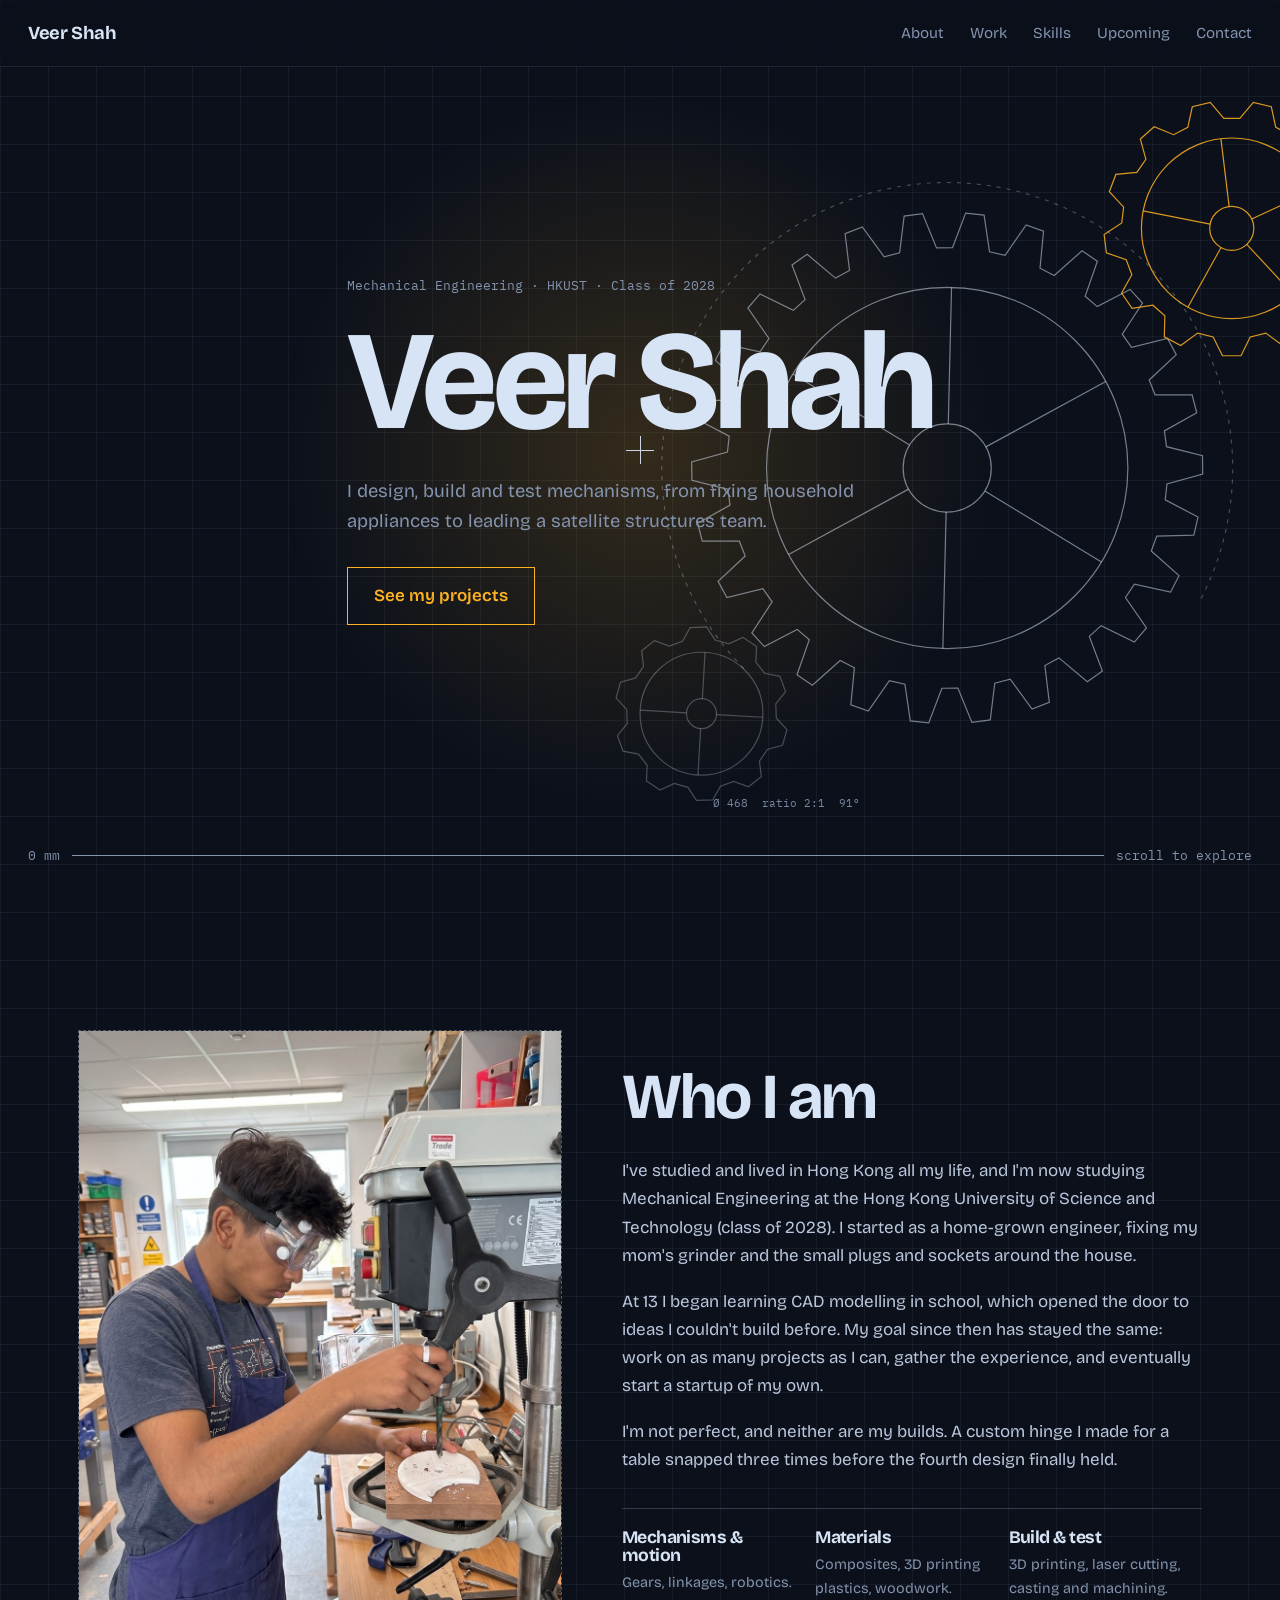
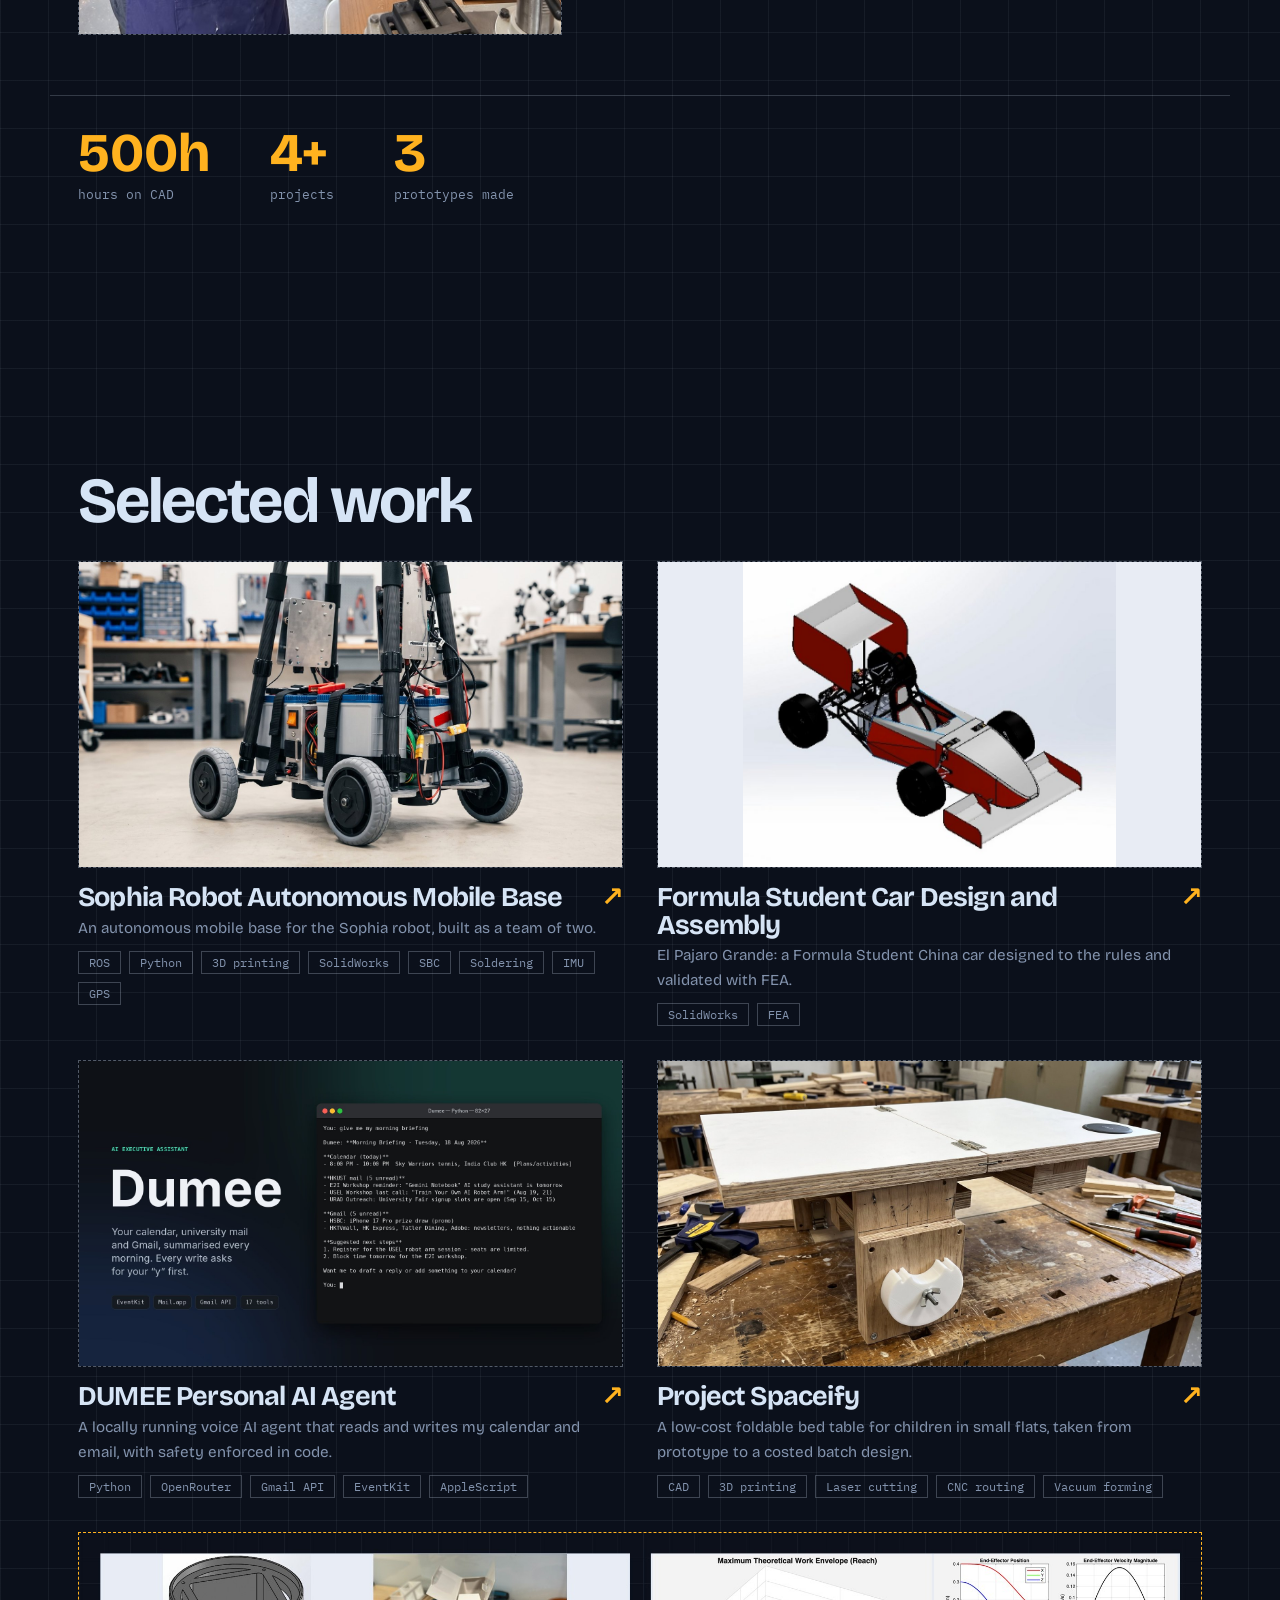
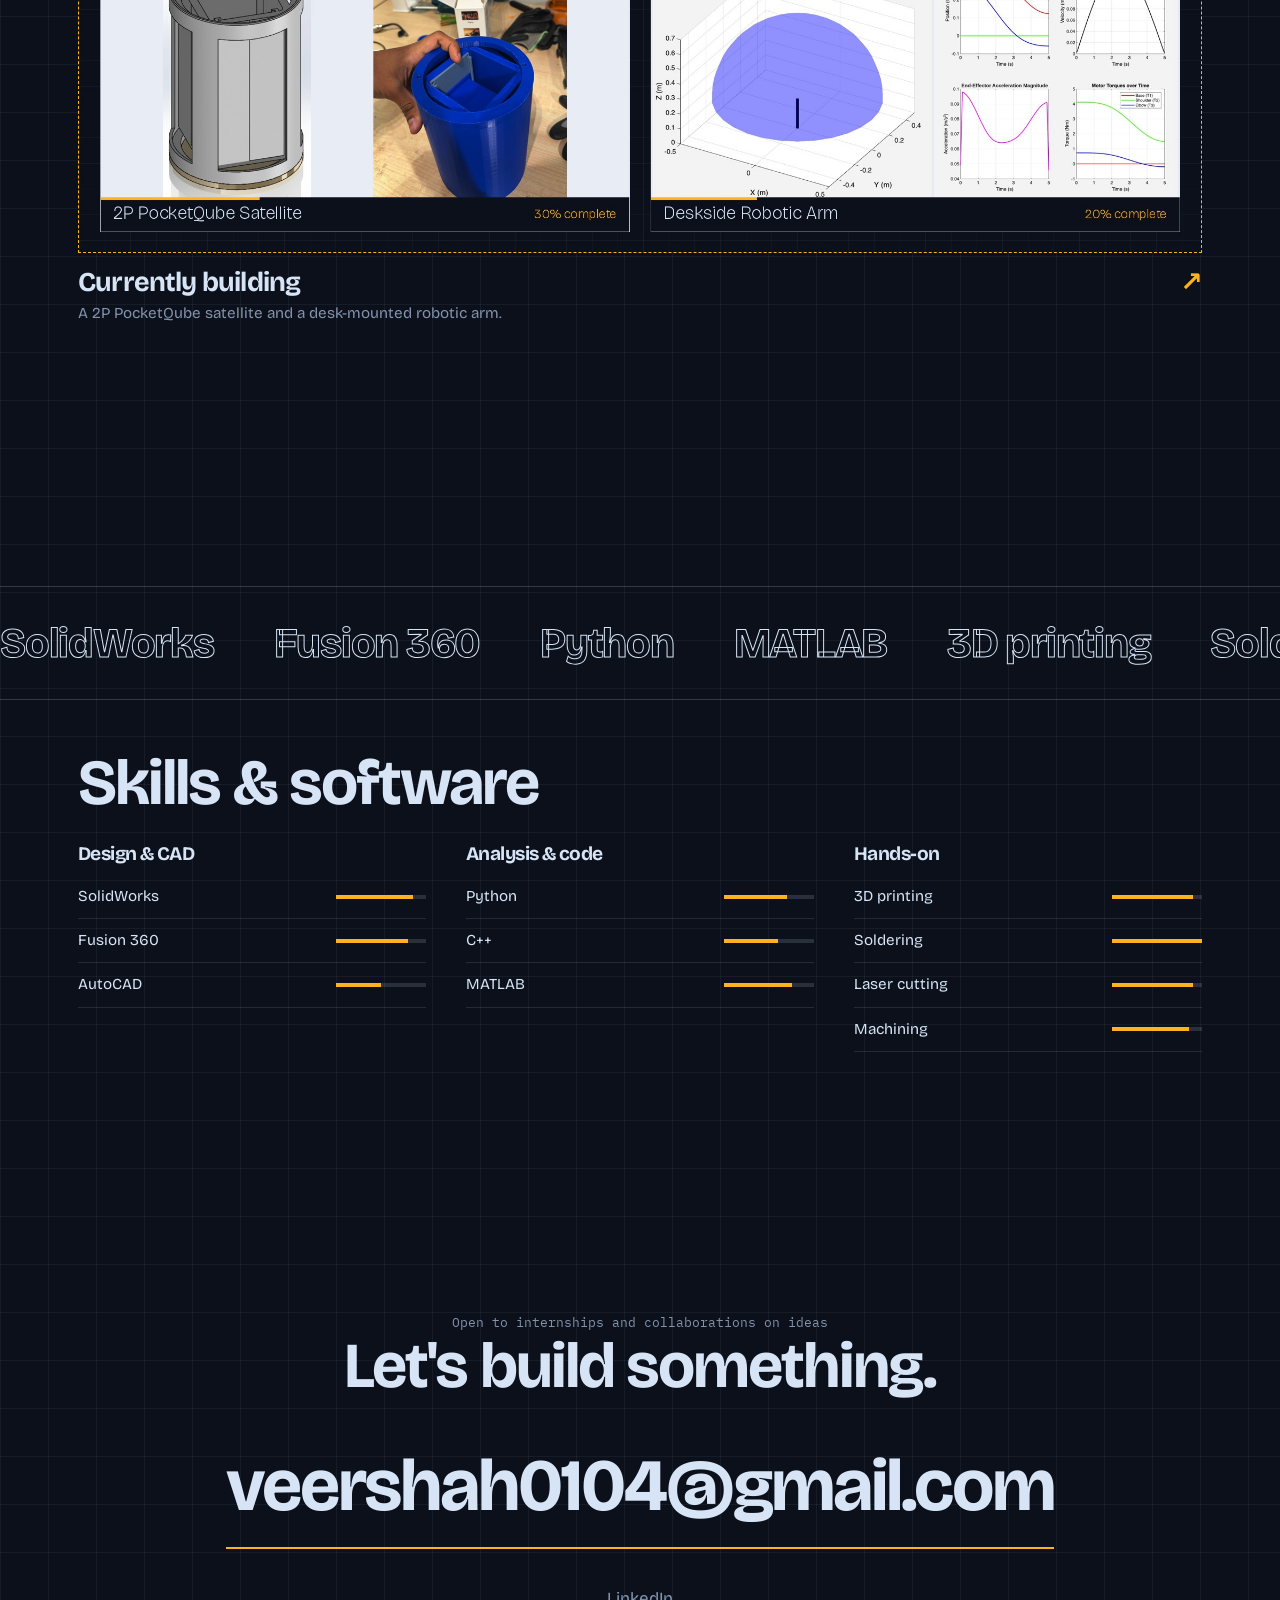
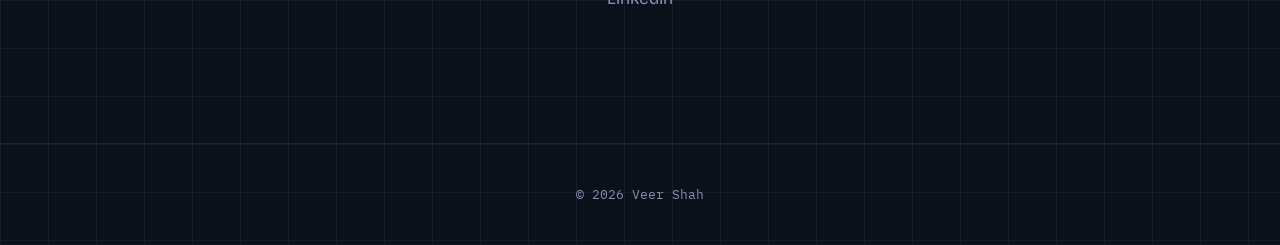
<file: index.html>
<!doctype html><html lang="en"><head><title>Veer Shah Mechanical Engineering Portfolio</title><meta name="description" content="Veer Shah, Mechanical Engineering student at HKUST. Projects in robotics, CAD, FEA and prototyping."><meta charset="utf-8"><meta name="viewport" content="width=device-width,initial-scale=1"><link rel="preconnect" href="https://fonts.googleapis.com"><link rel="preconnect" href="https://fonts.gstatic.com" crossorigin><link href="https://fonts.googleapis.com/css2?family=Bricolage+Grotesque:opsz,wght@12..96,400;12..96,700&family=IBM+Plex+Mono&display=swap" rel="stylesheet"><link rel="stylesheet" href="css/style.css"><script src="js/main.js" defer></script></head><body>
<header id="nav" class="nav"></header>
<main>
<section class="hero"><canvas id="hero-canvas" aria-hidden="true"></canvas>
<div class="wrap"><p class="mono">Mechanical Engineering · HKUST · Class of 2028</p>
<h1>Veer Shah</h1><p class="sub">I design, build and test mechanisms, from fixing household appliances to leading a satellite structures team.</p><a class="btn" href="#work">See my projects</a></div>
<div class="dim mono"><span>0 mm</span><i></i><span>scroll to explore</span></div></section>

<section class="s" id="about"><div class="wrap about">
<figure class="ph sq rv" data-label="Portrait"><img src="assets/portrait.jpg" alt="Veer Shah drilling a part on a drill press in a workshop"></figure>
<div class="rv"><h2>Who I am</h2>
<p>I've studied and lived in Hong Kong all my life, and I'm now studying Mechanical Engineering at the Hong Kong University of Science and Technology (class of 2028). I started as a home-grown engineer, fixing my mom's grinder and the small plugs and sockets around the house.</p>
<p>At 13 I began learning CAD modelling in school, which opened the door to ideas I couldn't build before. My goal since then has stayed the same: work on as many projects as I can, gather the experience, and eventually start a startup of my own.</p>
<p>I'm not perfect, and neither are my builds. A custom hinge I made for a table snapped three times before the fourth design finally held.</p>
<div class="likes"><div><h3>Mechanisms &amp; motion</h3><p>Gears, linkages, robotics.</p></div><div><h3>Materials</h3><p>Composites, 3D printing plastics, woodwork.</p></div><div><h3>Build &amp; test</h3><p>3D printing, laser cutting, casting and machining.</p></div></div></div></div>
<div class="wrap stats rv"><div><b data-n="500" data-s="h">0</b><span class="mono">hours on CAD</span></div><div><b data-n="4" data-s="+">0</b><span class="mono">projects</span></div><div><b data-n="3">0</b><span class="mono">prototypes made</span></div></div></section>

<section class="s" id="work"><div class="wrap"><h2>Selected work</h2><div class="cards">
<a class="card rv" href="project-1.html"><figure class="ph" data-label="Cover"><img src="assets/p1-hero.jpg" alt="Sophia robot mobile base" loading="lazy"></figure><h3>Sophia Robot Autonomous Mobile Base <em>↗</em></h3><p>An autonomous mobile base for the Sophia robot, built as a team of two.</p><div class="tags"><span>ROS</span><span>Python</span><span>3D printing</span><span>SolidWorks</span><span>SBC</span><span>Soldering</span><span>IMU</span><span>GPS</span></div></a>
<a class="card rv" href="project-2.html"><figure class="ph" data-label="Cover"><img src="assets/p2-hero.jpg" alt="El Pajaro Grande Formula Student car" loading="lazy" style="object-fit:contain;background:#e8ecf4"></figure><h3>Formula Student Car Design and Assembly <em>↗</em></h3><p>El Pajaro Grande: a Formula Student China car designed to the rules and validated with FEA.</p><div class="tags"><span>SolidWorks</span><span>FEA</span></div></a>
<a class="card rv" href="project-3.html"><figure class="ph" data-label="Cover"><img src="assets/p3-hero.jpg" alt="DUMEE personal AI agent" loading="lazy"></figure><h3>DUMEE Personal AI Agent <em>↗</em></h3><p>A locally running voice AI agent that reads and writes my calendar and email, with safety enforced in code.</p><div class="tags"><span>Python</span><span>OpenRouter</span><span>Gmail API</span><span>EventKit</span><span>AppleScript</span></div></a>
<a class="card rv" href="project-4.html"><figure class="ph" data-label="Cover"><img src="assets/p4-hero.jpg" alt="Project Spaceify foldable table prototype" loading="lazy"></figure><h3>Project Spaceify <em>↗</em></h3><p>A low-cost foldable bed table for children in small flats, taken from prototype to a costed batch design.</p><div class="tags"><span>CAD</span><span>3D printing</span><span>Laser cutting</span><span>CNC routing</span><span>Vacuum forming</span></div></a>
<a class="card up rv" href="upcoming.html"><figure class="ph"><img src="assets/upcoming-hero.jpg" alt="The 2P PocketQube satellite and the deskside robotic arm" loading="lazy"></figure><h3>Currently building <em>↗</em></h3><p>A 2P PocketQube satellite and a desk-mounted robotic arm.</p></a>
</div></div></section>

<section class="s" id="skills"><div class="marq" aria-hidden="true"><div><span>SolidWorks</span><span>Fusion 360</span><span>Python</span><span>MATLAB</span><span>3D printing</span><span>Soldering</span><span>Raspberry Pi</span><span>SolidWorks</span><span>Fusion 360</span><span>Python</span><span>MATLAB</span><span>3D printing</span><span>Soldering</span><span>Raspberry Pi</span></div></div>
<div class="wrap"><h2>Skills &amp; software</h2><div class="skills"><div><h3>Design &amp; CAD</h3><ul><li>SolidWorks<i style="--lv:85%"></i></li><li>Fusion 360<i style="--lv:80%"></i></li><li>AutoCAD<i style="--lv:50%"></i></li></ul></div><div><h3>Analysis &amp; code</h3><ul><li>Python<i style="--lv:70%"></i></li><li>C++<i style="--lv:60%"></i></li><li>MATLAB<i style="--lv:75%"></i></li></ul></div><div><h3>Hands-on</h3><ul><li>3D printing<i style="--lv:90%"></i></li><li>Soldering<i style="--lv:100%"></i></li><li>Laser cutting<i style="--lv:90%"></i></li><li>Machining<i style="--lv:85%"></i></li></ul></div></div></div></section>

<section class="s contact" id="contact"><div class="wrap"><p class="mono">Open to internships and collaborations on ideas</p><h2>Let's build something.</h2>
<a class="big" data-href="email" data-site="email">you@email.com</a>
<div class="links"><a data-href="linkedin" target="_blank" rel="noopener">LinkedIn</a></div></div></section>
</main><footer id="foot"></footer></body></html>
</file>
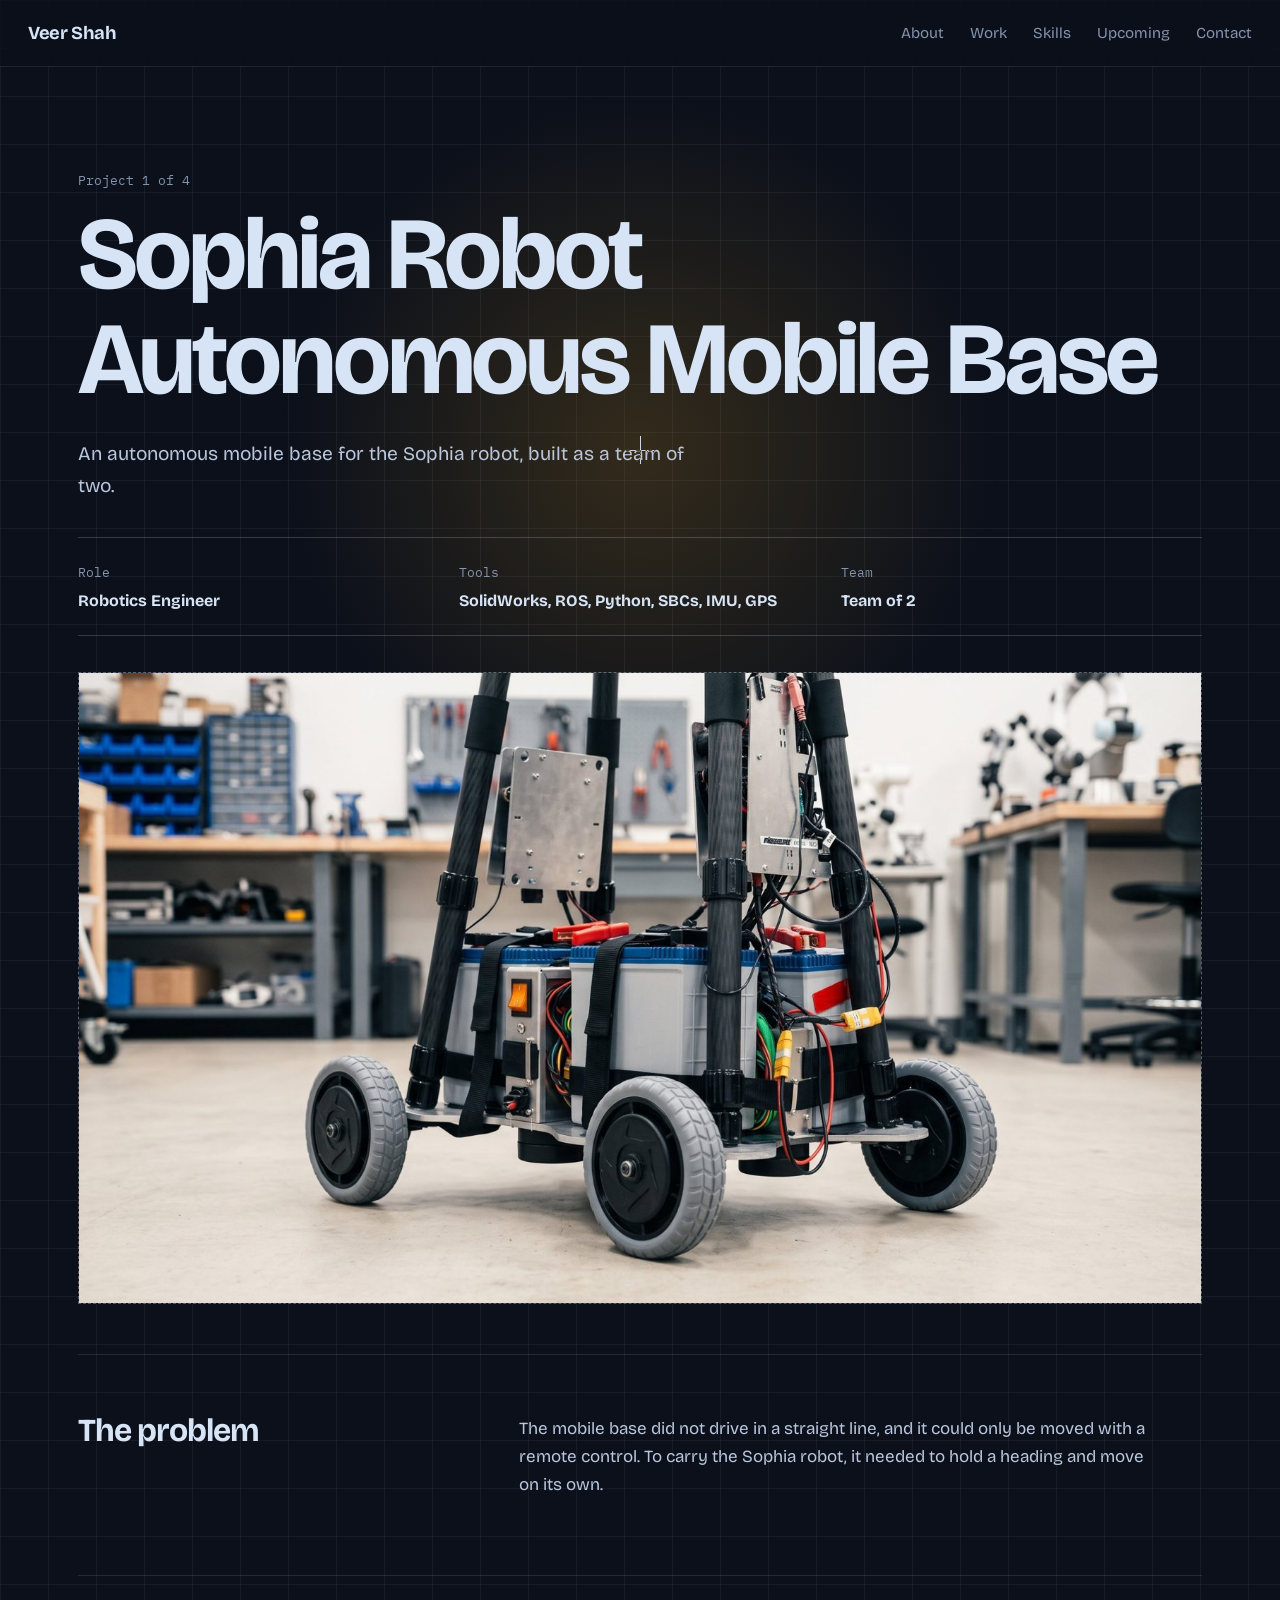
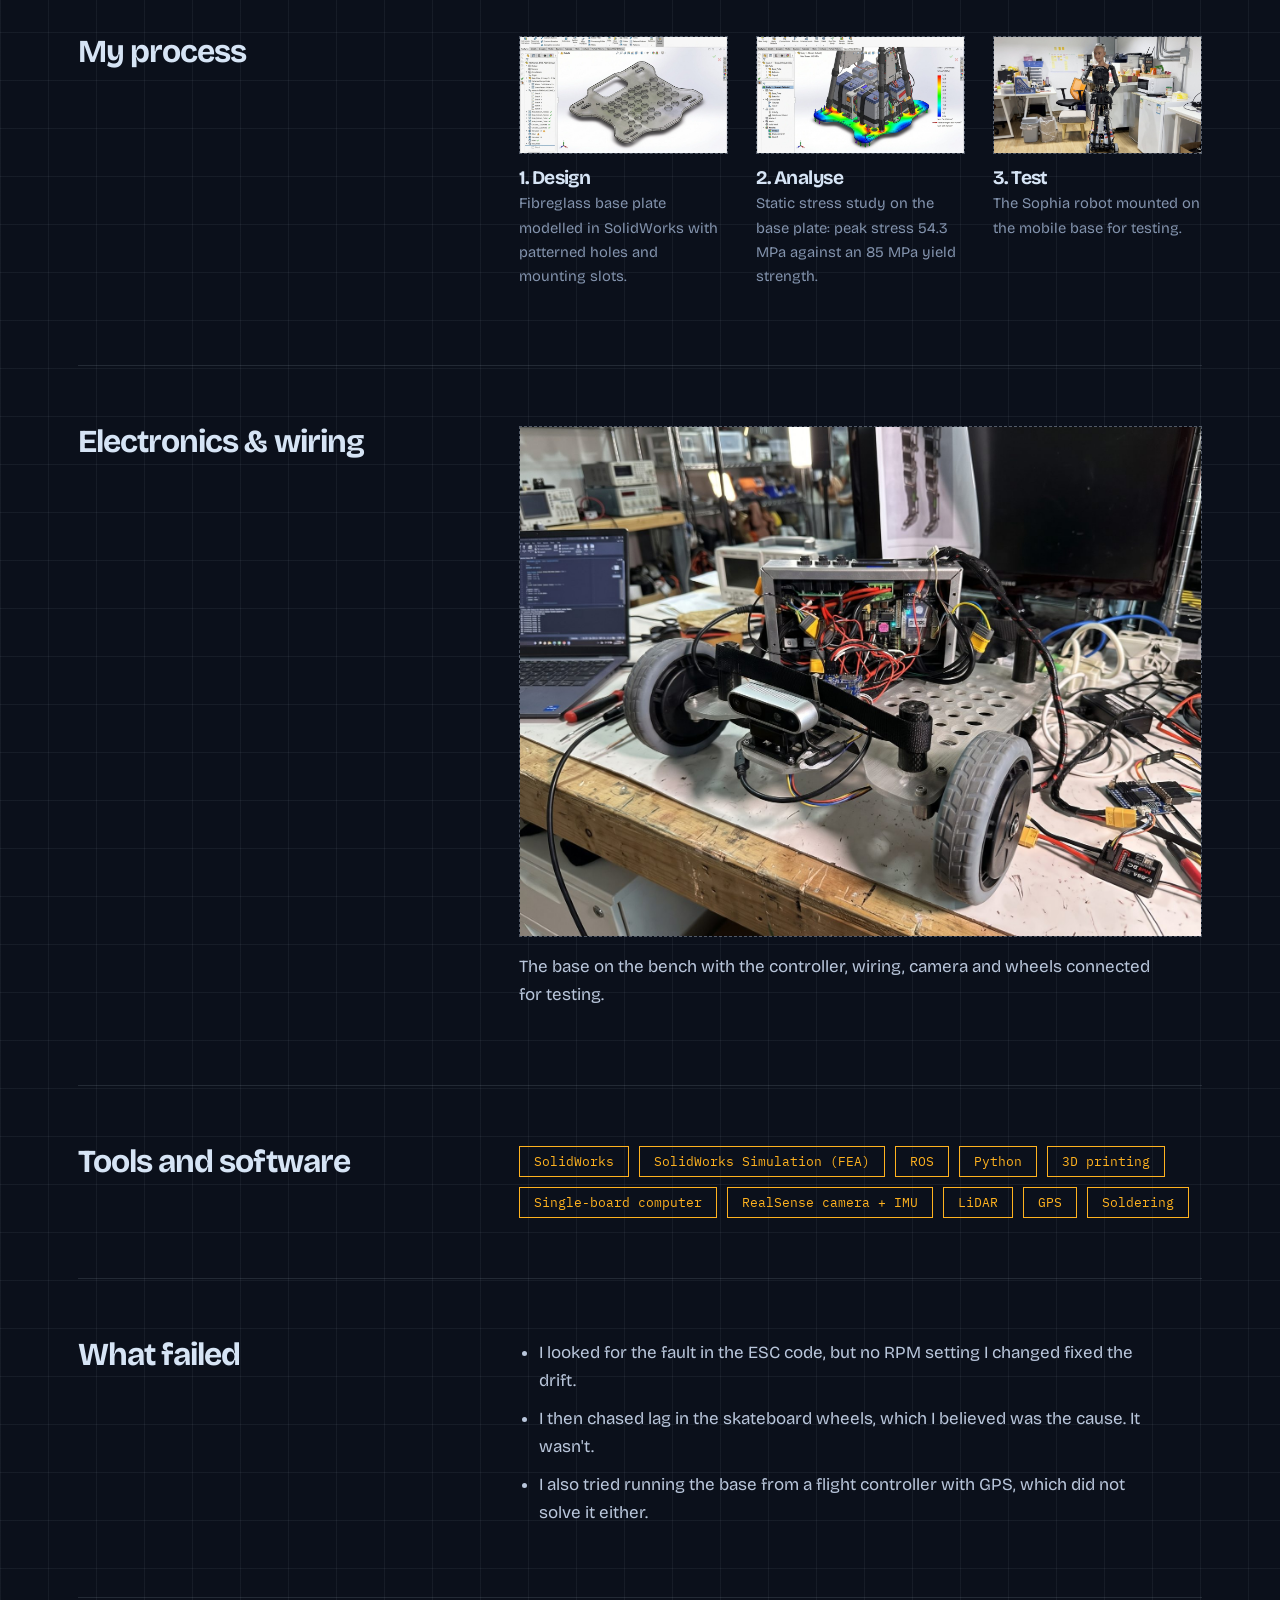
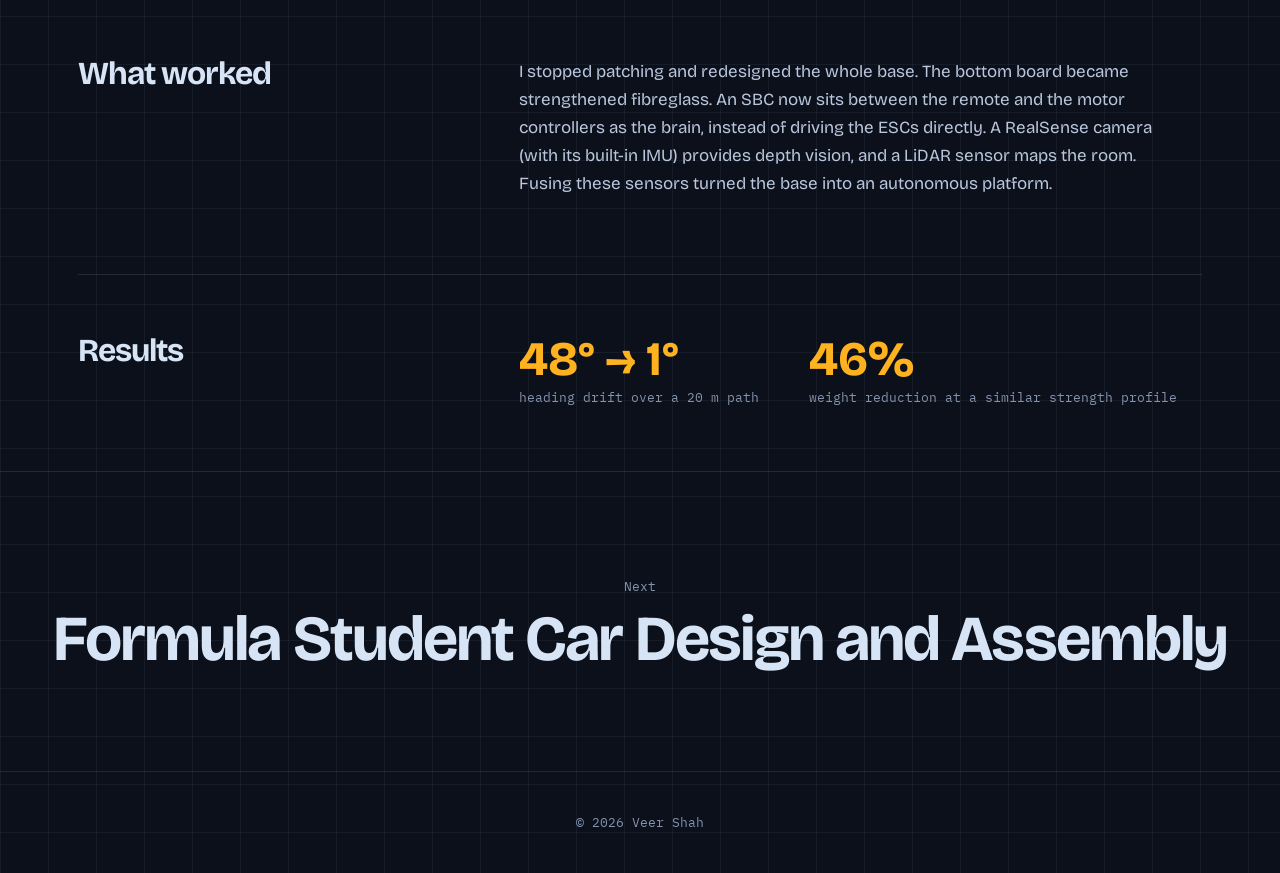
<file: project-1.html>
<!doctype html><html lang="en"><head><title>Sophia Robot Autonomous Mobile Base | Veer Shah</title><meta charset="utf-8"><meta name="viewport" content="width=device-width,initial-scale=1"><link rel="preconnect" href="https://fonts.googleapis.com"><link rel="preconnect" href="https://fonts.gstatic.com" crossorigin><link href="https://fonts.googleapis.com/css2?family=Bricolage+Grotesque:opsz,wght@12..96,400;12..96,700&family=IBM+Plex+Mono&display=swap" rel="stylesheet"><link rel="stylesheet" href="css/style.css"><script src="js/main.js" defer></script></head><body>
<header id="nav" class="nav"></header>
<main>
<section class="p-hero"><div class="wrap"><p class="mono">Project 1 of 4</p>
<h1>Sophia Robot Autonomous Mobile Base</h1><p style="max-width:620px;color:#b9c6db;font-size:1.2rem">An autonomous mobile base for the Sophia robot, built as a team of two.</p>
<div class="meta" style="grid-template-columns:repeat(3,1fr)"><div><span class="mono">Role</span><b>Robotics Engineer</b></div><div><span class="mono">Tools</span><b>SolidWorks, ROS, Python, SBCs, IMU, GPS</b></div><div><span class="mono">Team</span><b>Team of 2</b></div></div>
<figure class="ph rv"><img src="assets/p1-hero.jpg" alt="Sophia robot mobile base with four wheels, batteries and carbon fibre tripod legs" ></figure></div></section>

<section class="wrap">
<div class="blk rv"><h2>The problem</h2><div><p>The mobile base did not drive in a straight line, and it could only be moved with a remote control. To carry the Sophia robot, it needed to hold a heading and move on its own.</p></div></div>
<div class="blk rv"><h2>My process</h2><div class="steps"><div><figure class="ph"><img src="assets/p1-cad.jpg" alt="SolidWorks model of the fiberglass base plate" loading="lazy"></figure><h3>1. Design</h3><p>Fibreglass base plate modelled in SolidWorks with patterned holes and mounting slots.</p></div><div><figure class="ph"><img src="assets/p1-fea.jpg" alt="SolidWorks Simulation stress plot on the base plate" loading="lazy"></figure><h3>2. Analyse</h3><p>Static stress study on the base plate: peak stress 54.3 MPa against an 85 MPa yield strength.</p></div><div><figure class="ph"><img src="assets/p1-testing.jpg" alt="Sophia robot standing on the mobile base during testing" loading="lazy"></figure><h3>3. Test</h3><p>The Sophia robot mounted on the mobile base for testing.</p></div></div></div>
<div class="blk rv"><h2>Electronics &amp; wiring</h2><div><figure class="ph fit"><img src="assets/p1-wiring.jpg" alt="Mobile base on the workbench with controller, wiring, camera and wheels" loading="lazy"></figure><p style="margin-top:16px">The base on the bench with the controller, wiring, camera and wheels connected for testing.</p></div></div>
<div class="blk rv"><h2>Tools and software</h2><div><div class="chips"><span>SolidWorks</span><span>SolidWorks Simulation (FEA)</span><span>ROS</span><span>Python</span><span>3D printing</span><span>Single-board computer</span><span>RealSense camera + IMU</span><span>LiDAR</span><span>GPS</span><span>Soldering</span></div></div></div>
<div class="blk rv"><h2>What failed</h2><div><ul><li>I looked for the fault in the ESC code, but no RPM setting I changed fixed the drift.</li><li>I then chased lag in the skateboard wheels, which I believed was the cause. It wasn't.</li><li>I also tried running the base from a flight controller with GPS, which did not solve it either.</li></ul></div></div>
<div class="blk rv"><h2>What worked</h2><div><p>I stopped patching and redesigned the whole base. The bottom board became strengthened fibreglass. An SBC now sits between the remote and the motor controllers as the brain, instead of driving the ESCs directly. A RealSense camera (with its built-in IMU) provides depth vision, and a LiDAR sensor maps the room. Fusing these sensors turned the base into an autonomous platform.</p></div></div>
<div class="blk rv"><h2>Results</h2><div><div class="res"><div><b>48° → 1°</b><span class="mono">heading drift over a 20 m path</span></div><div><b>46%</b><span class="mono">weight reduction at a similar strength profile</span></div></div></div></div>
</section>
<a class="next" href="project-2.html"><span class="mono">Next</span><h2>Formula Student Car Design and Assembly</h2></a>
</main><footer id="foot"></footer></body></html>
</file>
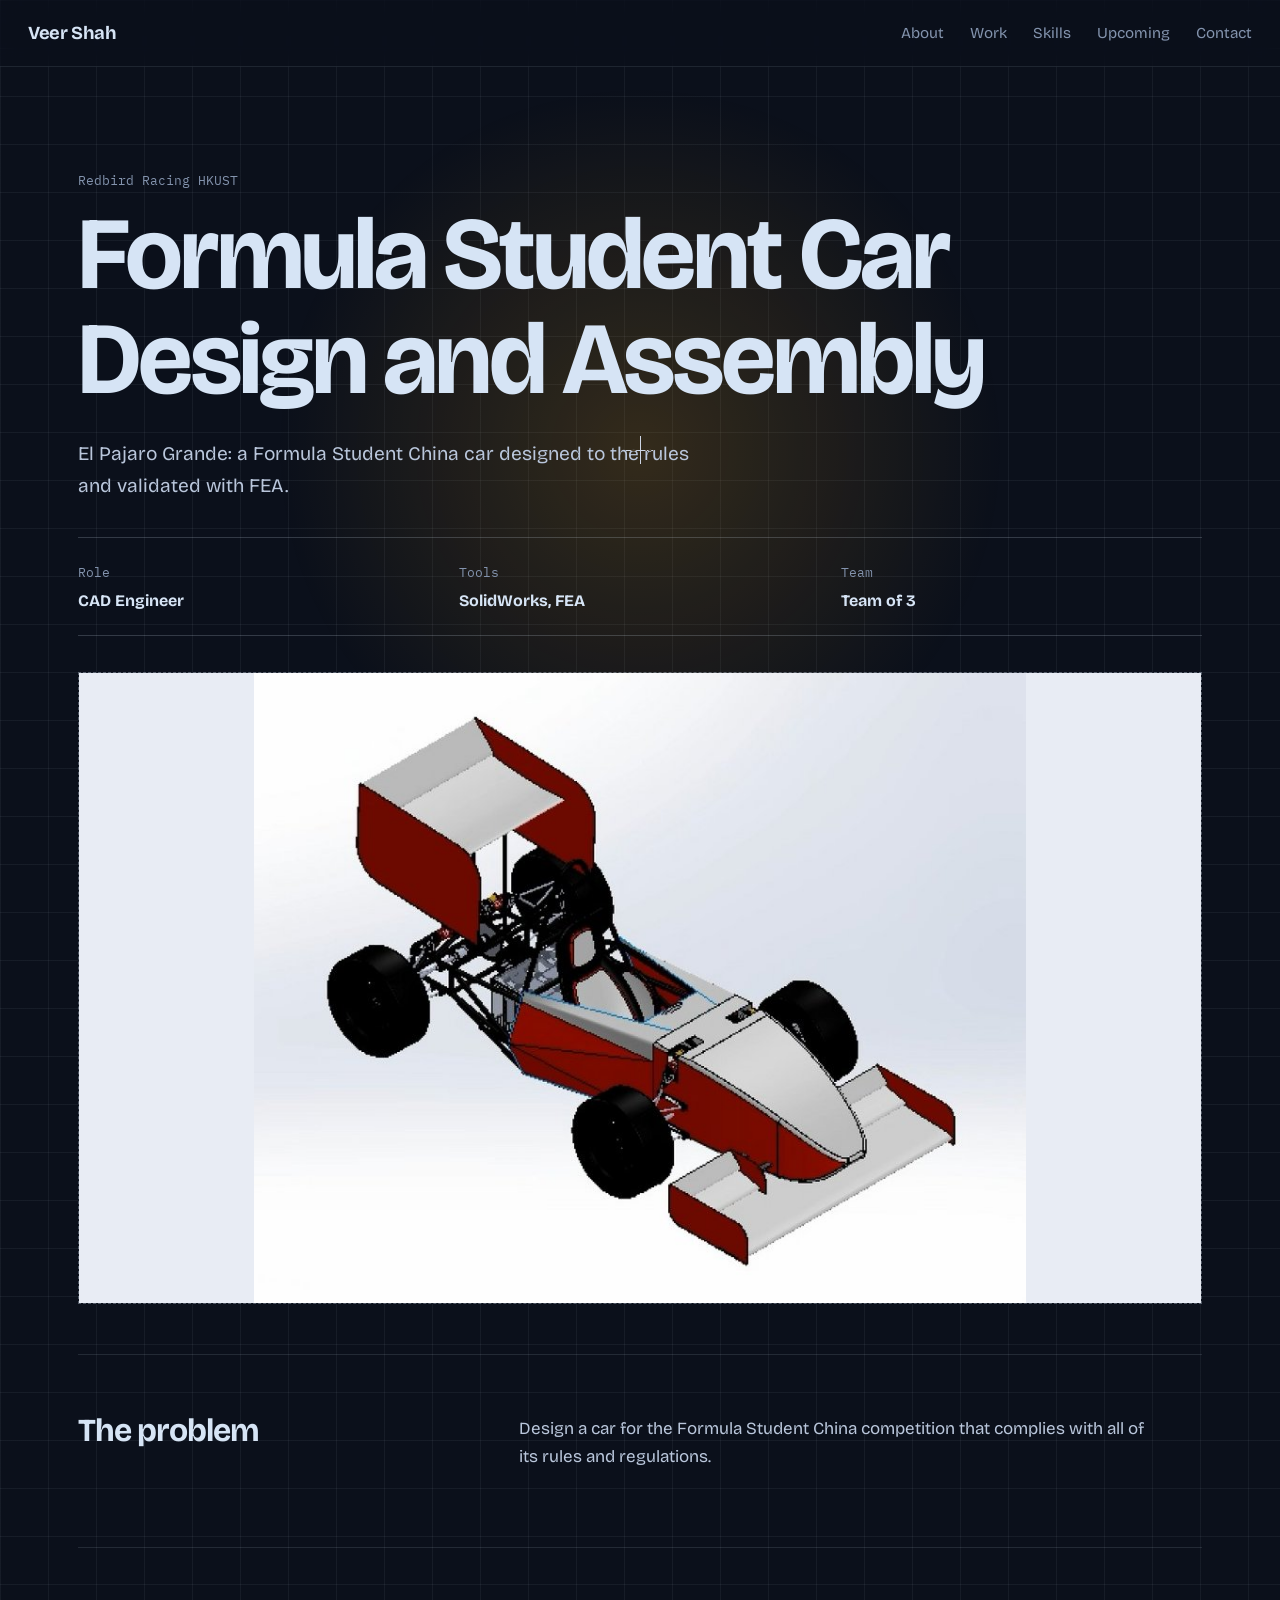
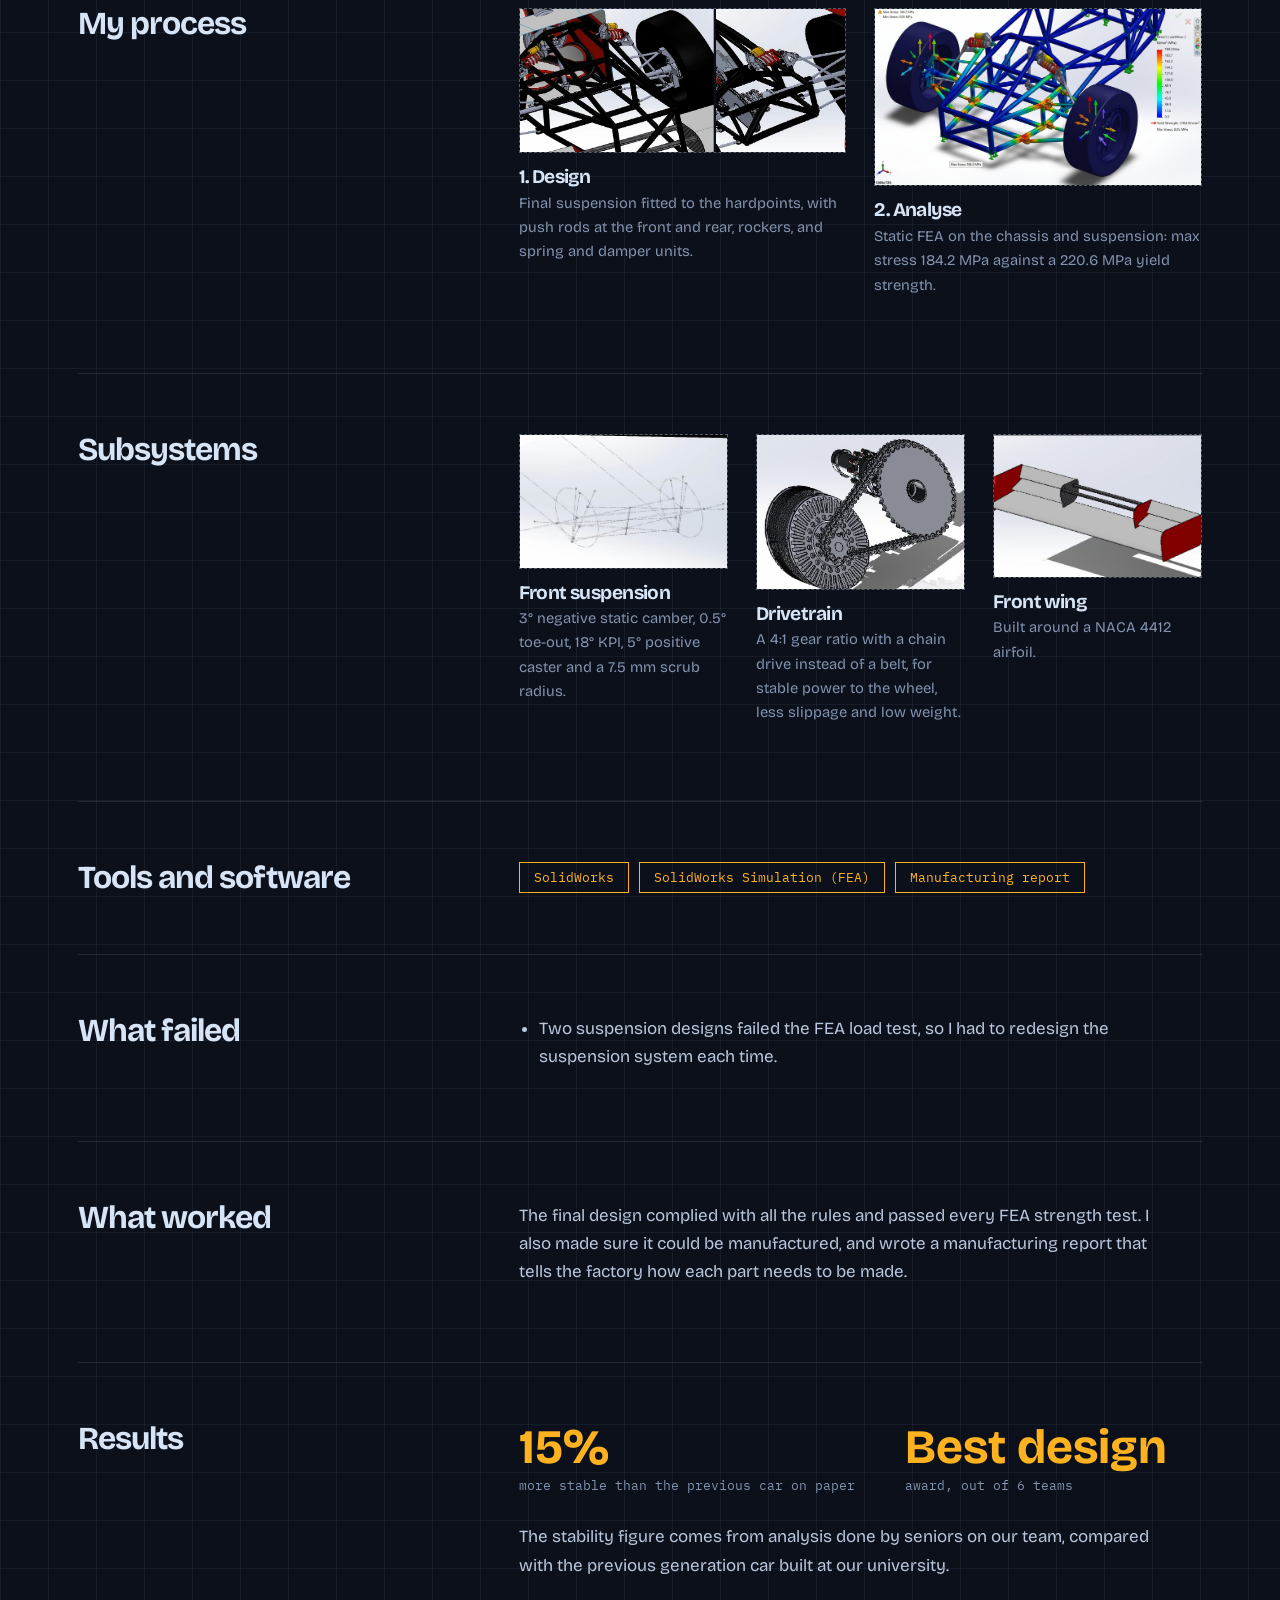
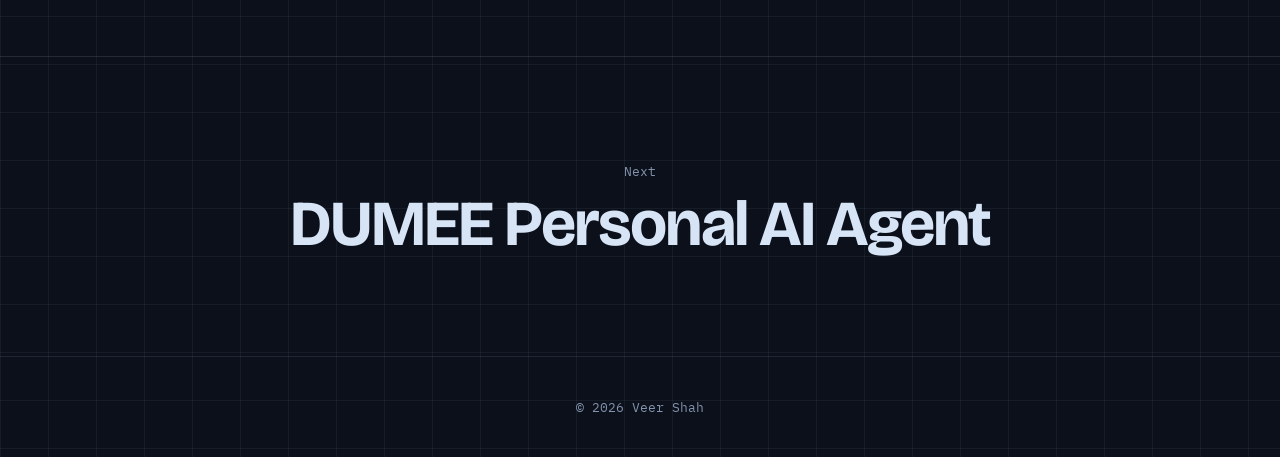
<file: project-2.html>
<!doctype html><html lang="en"><head><title>Formula Student Car Design and Assembly | Veer Shah</title><meta charset="utf-8"><meta name="viewport" content="width=device-width,initial-scale=1"><link rel="preconnect" href="https://fonts.googleapis.com"><link rel="preconnect" href="https://fonts.gstatic.com" crossorigin><link href="https://fonts.googleapis.com/css2?family=Bricolage+Grotesque:opsz,wght@12..96,400;12..96,700&family=IBM+Plex+Mono&display=swap" rel="stylesheet"><link rel="stylesheet" href="css/style.css"><script src="js/main.js" defer></script></head><body>
<header id="nav" class="nav"></header>
<main>
<section class="p-hero"><div class="wrap"><p class="mono">Redbird Racing HKUST</p>
<h1>Formula Student Car Design and Assembly</h1><p style="max-width:620px;color:#b9c6db;font-size:1.2rem">El Pajaro Grande: a Formula Student China car designed to the rules and validated with FEA.</p>
<div class="meta" style="grid-template-columns:repeat(3,1fr)"><div><span class="mono">Role</span><b>CAD Engineer</b></div><div><span class="mono">Tools</span><b>SolidWorks, FEA</b></div><div><span class="mono">Team</span><b>Team of 3</b></div></div>
<figure class="ph rv"><img src="assets/p2-hero.jpg" alt="El Pajaro Grande Formula Student car CAD render" style="object-fit:contain;background:#e8ecf4"></figure></div></section>

<section class="wrap">
<div class="blk rv"><h2>The problem</h2><div><p>Design a car for the Formula Student China competition that complies with all of its rules and regulations.</p></div></div>
<div class="blk rv"><h2>My process</h2><div class="steps" style="grid-template-columns:repeat(2,1fr)"><div><figure class="ph fit"><img src="assets/p2-suspension.jpg" alt="Final suspension design shown front and rear in SolidWorks" loading="lazy"></figure><h3>1. Design</h3><p>Final suspension fitted to the hardpoints, with push rods at the front and rear, rockers, and spring and damper units.</p></div><div><figure class="ph fit"><img src="assets/p2-fea.jpg" alt="SolidWorks Simulation stress plot of the chassis and suspension" loading="lazy"></figure><h3>2. Analyse</h3><p>Static FEA on the chassis and suspension: max stress 184.2 MPa against a 220.6 MPa yield strength.</p></div></div></div>
<div class="blk rv"><h2>Subsystems</h2><div class="steps"><div><figure class="ph fit"><img src="assets/p2-geometry.jpg" alt="Front suspension geometry in SolidWorks" loading="lazy"></figure><h3>Front suspension</h3><p>3° negative static camber, 0.5° toe-out, 18° KPI, 5° positive caster and a 7.5 mm scrub radius.</p></div><div><figure class="ph fit"><img src="assets/p2-drivetrain.jpg" alt="Chain drivetrain in SolidWorks" loading="lazy"></figure><h3>Drivetrain</h3><p>A 4:1 gear ratio with a chain drive instead of a belt, for stable power to the wheel, less slippage and low weight.</p></div><div><figure class="ph fit"><img src="assets/p2-wing.jpg" alt="Front wing with NACA 4412 airfoil in SolidWorks" loading="lazy"></figure><h3>Front wing</h3><p>Built around a NACA 4412 airfoil.</p></div></div></div>
<div class="blk rv"><h2>Tools and software</h2><div><div class="chips"><span>SolidWorks</span><span>SolidWorks Simulation (FEA)</span><span>Manufacturing report</span></div></div></div>
<div class="blk rv"><h2>What failed</h2><div><ul><li>Two suspension designs failed the FEA load test, so I had to redesign the suspension system each time.</li></ul></div></div>
<div class="blk rv"><h2>What worked</h2><div><p>The final design complied with all the rules and passed every FEA strength test. I also made sure it could be manufactured, and wrote a manufacturing report that tells the factory how each part needs to be made.</p></div></div>
<div class="blk rv"><h2>Results</h2><div><div class="res"><div><b>15%</b><span class="mono">more stable than the previous car on paper</span></div><div><b>Best design</b><span class="mono">award, out of 6 teams</span></div></div><p style="margin-top:24px">The stability figure comes from analysis done by seniors on our team, compared with the previous generation car built at our university.</p></div></div>
</section>
<a class="next" href="project-3.html"><span class="mono">Next</span><h2>DUMEE Personal AI Agent</h2></a>
</main><footer id="foot"></footer></body></html>
</file>
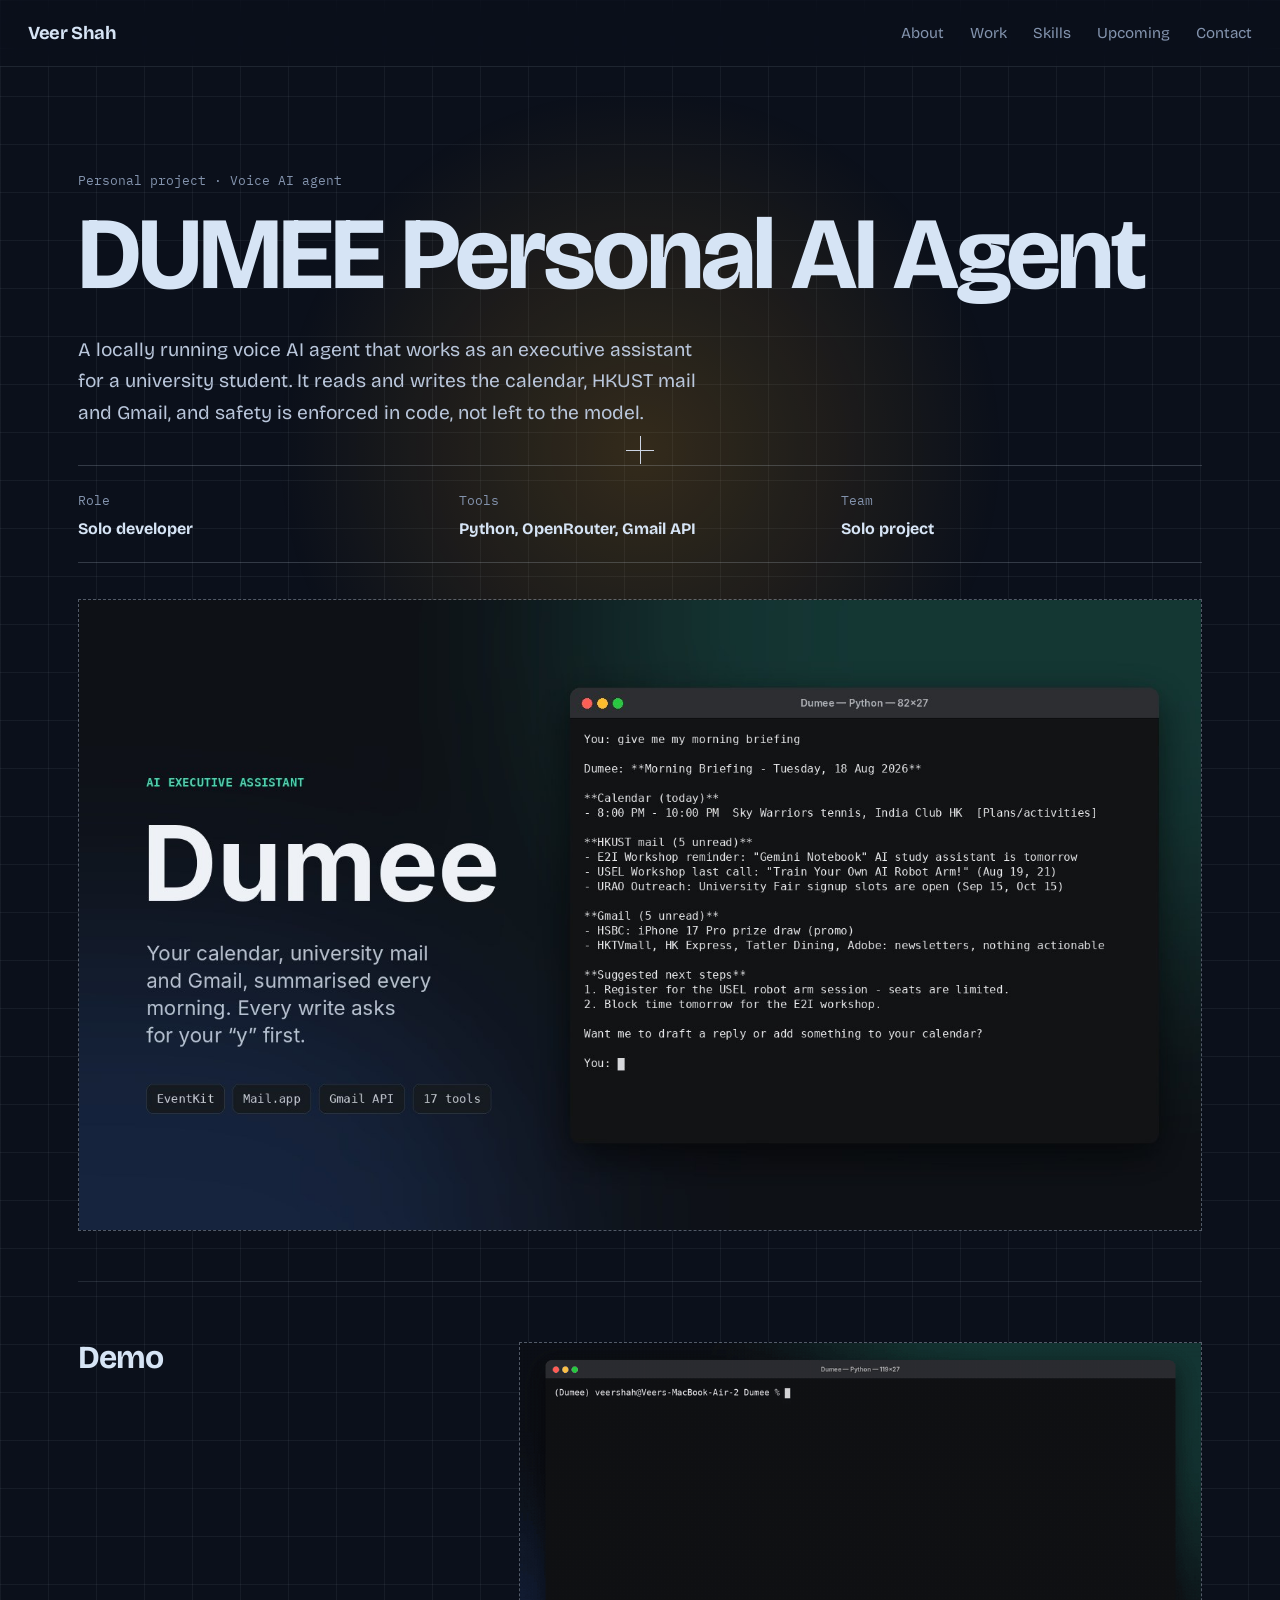
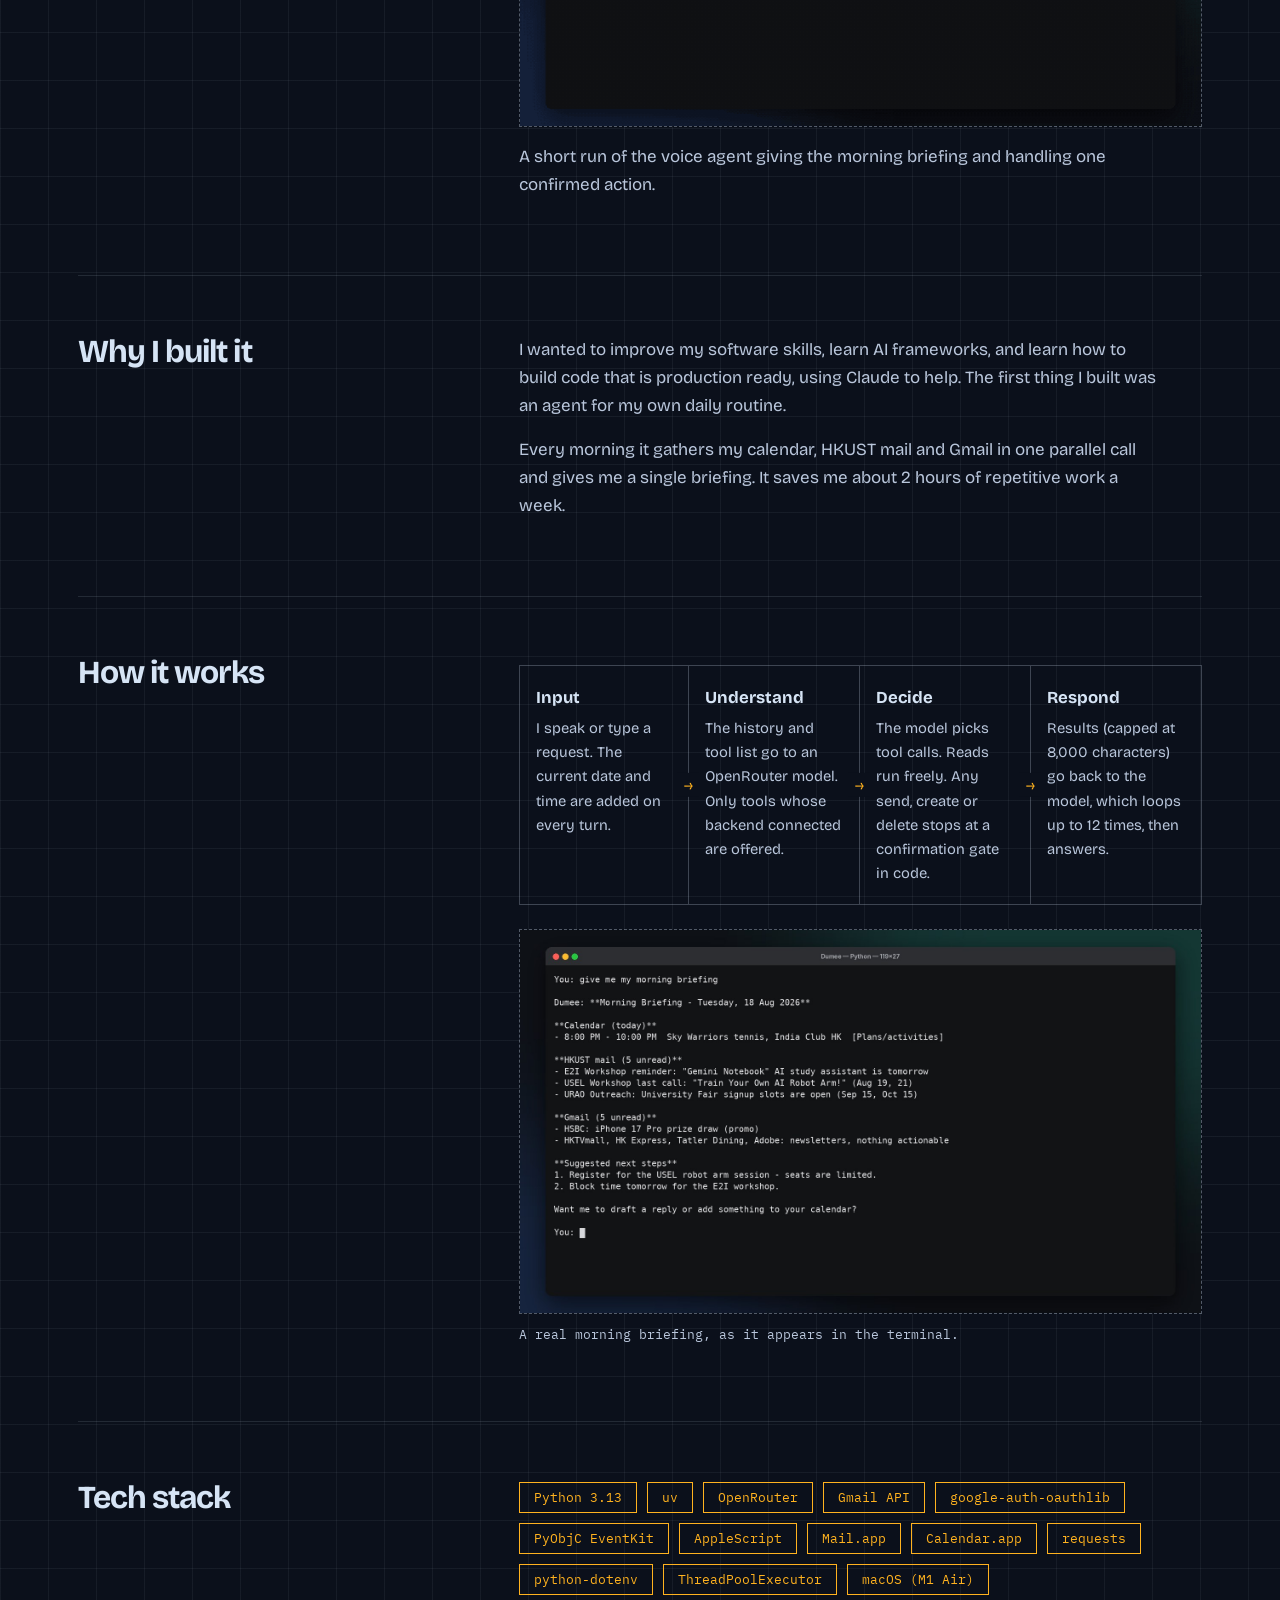
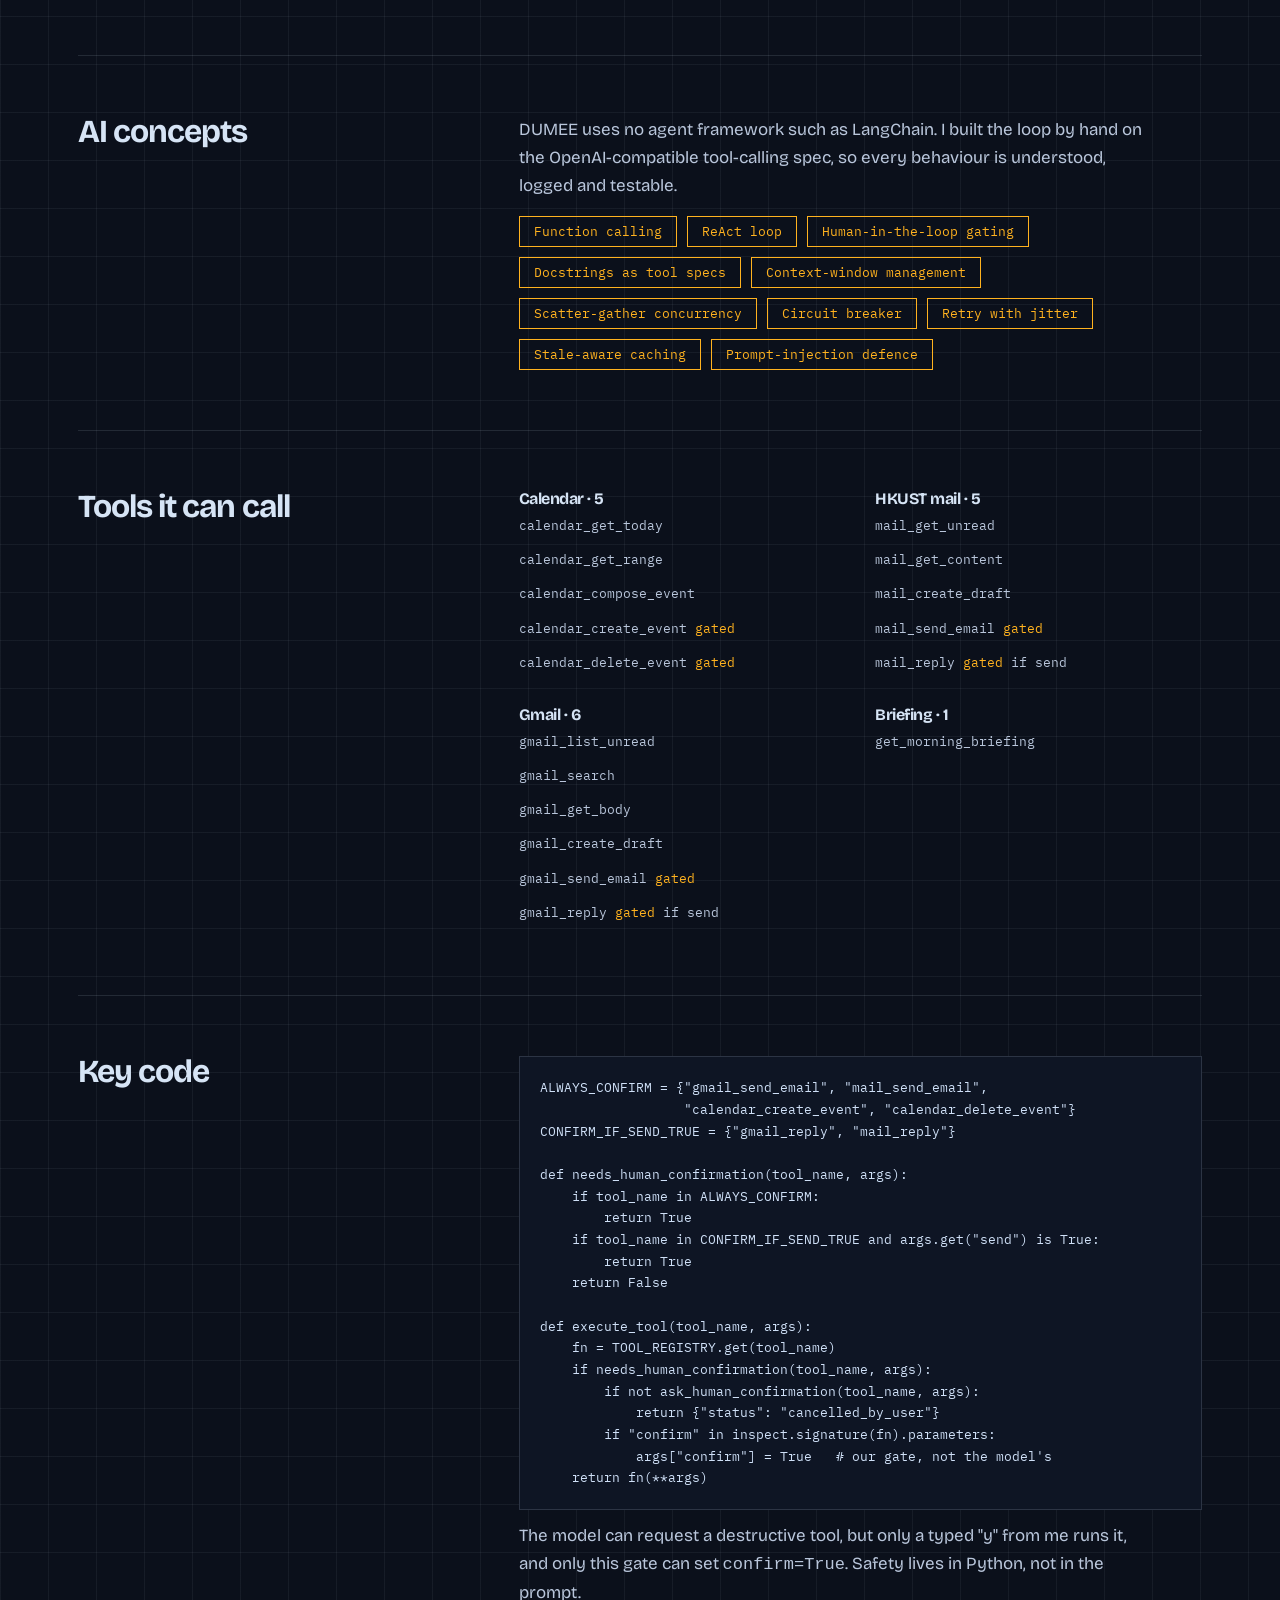
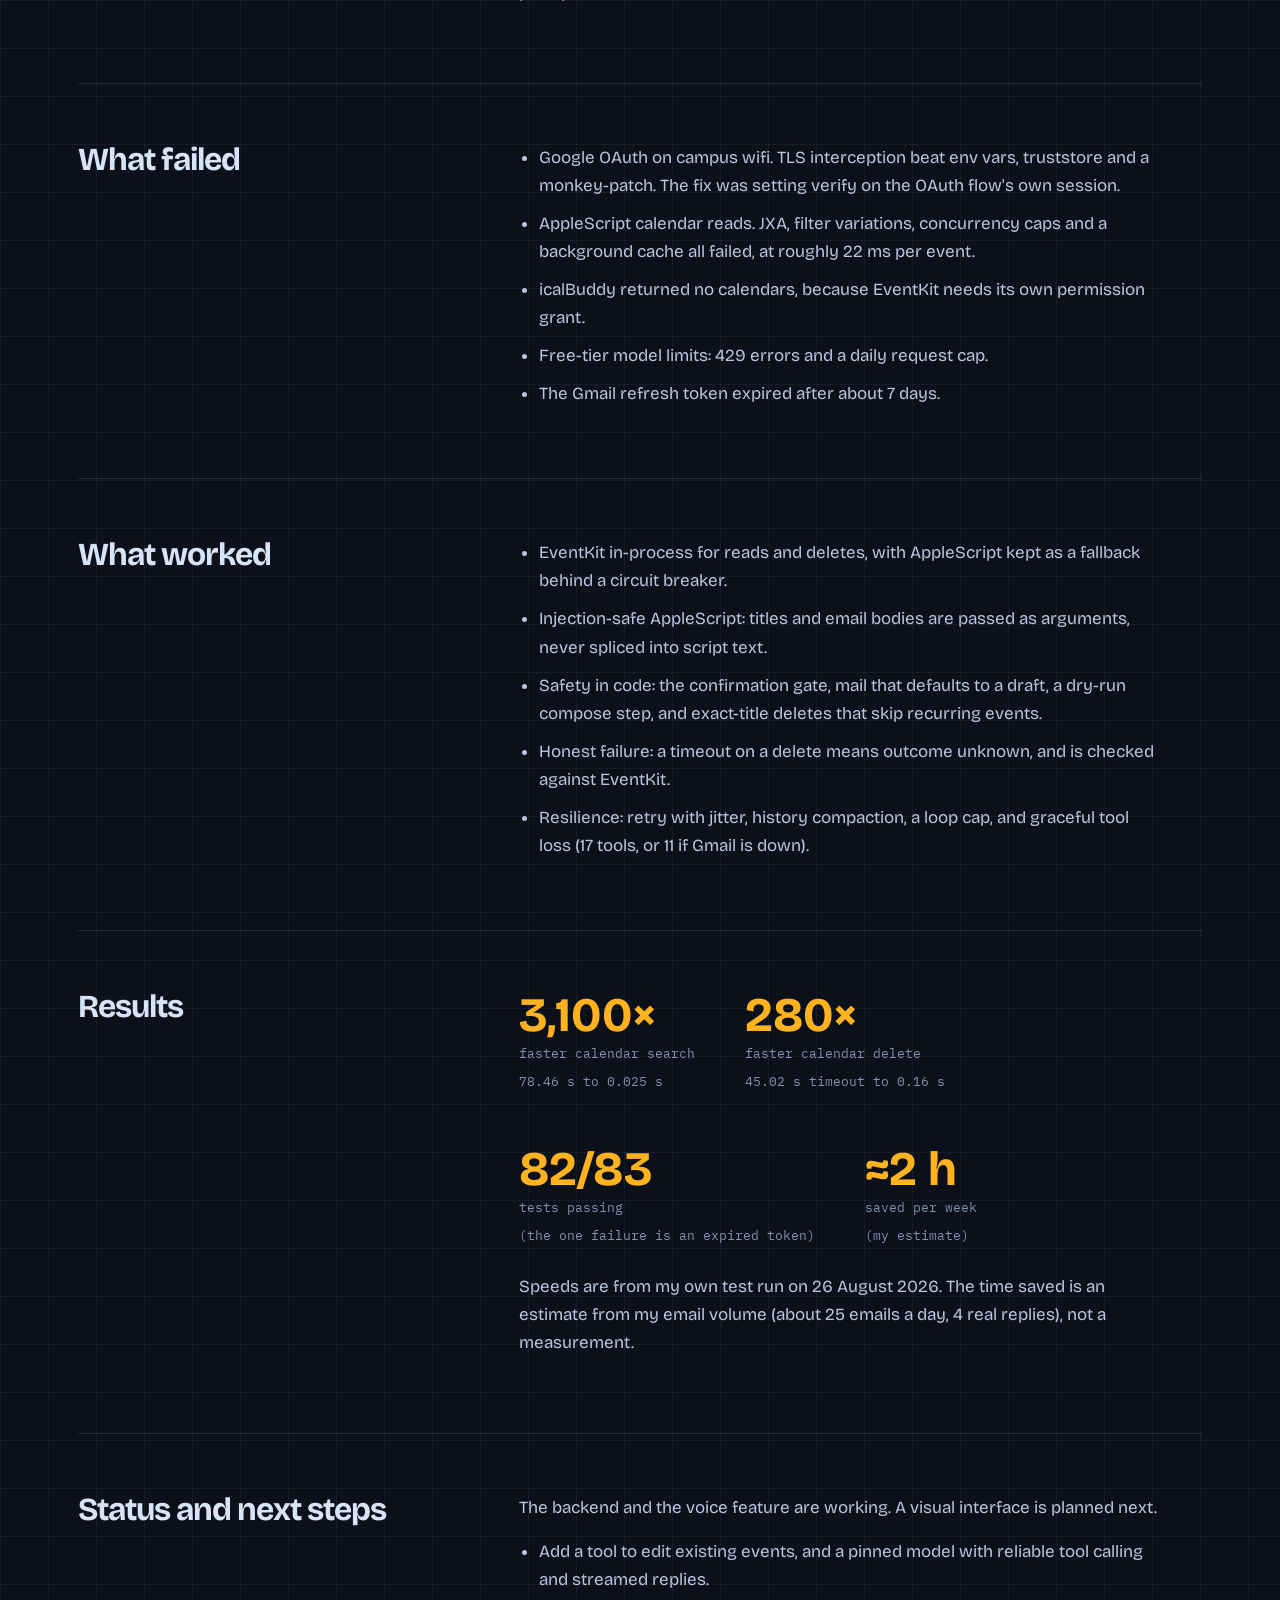
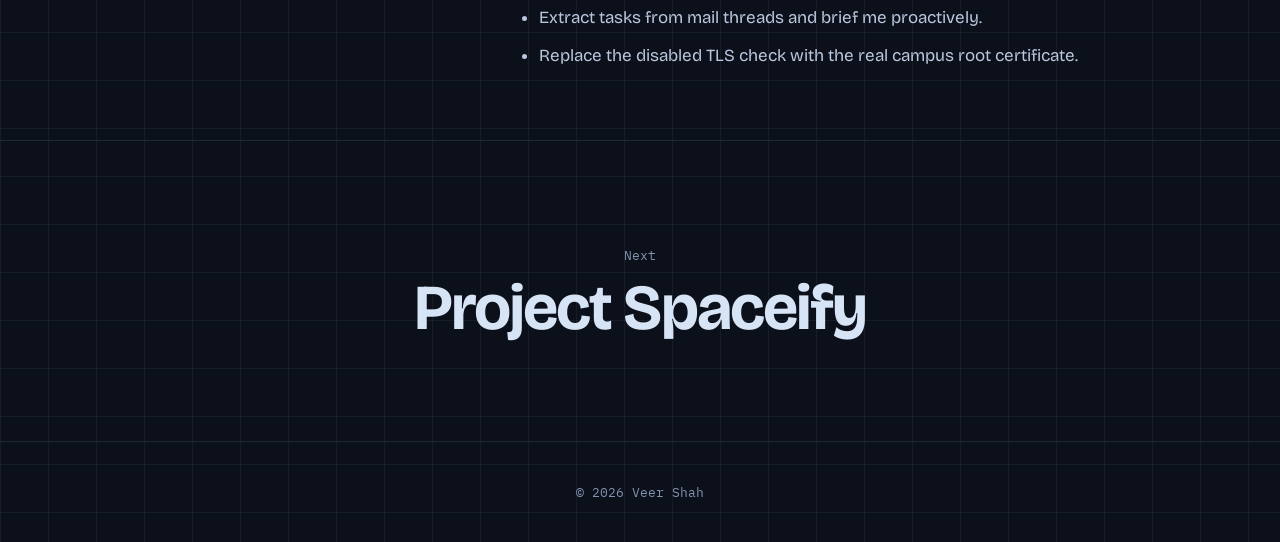
<file: project-3.html>
<!doctype html><html lang="en"><head><title>DUMEE Personal AI Agent | Veer Shah</title><meta charset="utf-8"><meta name="viewport" content="width=device-width,initial-scale=1"><link rel="preconnect" href="https://fonts.googleapis.com"><link rel="preconnect" href="https://fonts.gstatic.com" crossorigin><link href="https://fonts.googleapis.com/css2?family=Bricolage+Grotesque:opsz,wght@12..96,400;12..96,700&family=IBM+Plex+Mono&display=swap" rel="stylesheet"><link rel="stylesheet" href="css/style.css"><script src="js/main.js" defer></script></head><body>
<header id="nav" class="nav"></header>
<main>
<section class="p-hero"><div class="wrap"><p class="mono">Personal project · Voice AI agent</p>
<h1>DUMEE Personal AI Agent</h1><p style="max-width:620px;color:#b9c6db;font-size:1.2rem">A locally running voice AI agent that works as an executive assistant for a university student. It reads and writes the calendar, HKUST mail and Gmail, and safety is enforced in code, not left to the model.</p>
<div class="meta" style="grid-template-columns:repeat(3,1fr)"><div><span class="mono">Role</span><b>Solo developer</b></div><div><span class="mono">Tools</span><b>Python, OpenRouter, Gmail API</b></div><div><span class="mono">Team</span><b>Solo project</b></div></div>
<figure class="ph rv"><img src="assets/p3-hero.jpg" alt="Dumee, an AI executive assistant, showing a morning briefing in the terminal"></figure></div></section>

<section class="wrap">
<div class="blk rv"><h2>Demo</h2><div><figure class="ph"><img src="assets/p3-demo.gif" alt="Screen recording of Dumee giving a morning briefing in the terminal" loading="lazy"></figure><p style="margin-top:16px">A short run of the voice agent giving the morning briefing and handling one confirmed action.</p></div></div>
<div class="blk rv"><h2>Why I built it</h2><div><p>I wanted to improve my software skills, learn AI frameworks, and learn how to build code that is production ready, using Claude to help. The first thing I built was an agent for my own daily routine.</p><p>Every morning it gathers my calendar, HKUST mail and Gmail in one parallel call and gives me a single briefing. It saves me about 2 hours of repetitive work a week.</p></div></div>
<div class="blk rv"><h2>How it works</h2><div><div class="flow"><div><b>Input</b>I speak or type a request. The current date and time are added on every turn.</div><div><b>Understand</b>The history and tool list go to an OpenRouter model. Only tools whose backend connected are offered.</div><div><b>Decide</b>The model picks tool calls. Reads run freely. Any send, create or delete stops at a confirmation gate in code.</div><div><b>Respond</b>Results (capped at 8,000 characters) go back to the model, which loops up to 12 times, then answers.</div></div><figure class="ph fit" style="margin-top:20px"><img src="assets/p3-terminal.jpg" alt="Terminal output of a Dumee morning briefing" loading="lazy"></figure><p class="mono" style="margin-top:10px">A real morning briefing, as it appears in the terminal.</p></div></div>
<div class="blk rv"><h2>Tech stack</h2><div><div class="chips"><span>Python 3.13</span><span>uv</span><span>OpenRouter</span><span>Gmail API</span><span>google-auth-oauthlib</span><span>PyObjC EventKit</span><span>AppleScript</span><span>Mail.app</span><span>Calendar.app</span><span>requests</span><span>python-dotenv</span><span>ThreadPoolExecutor</span><span>macOS (M1 Air)</span></div></div></div>
<div class="blk rv"><h2>AI concepts</h2><div><p>DUMEE uses no agent framework such as LangChain. I built the loop by hand on the OpenAI-compatible tool-calling spec, so every behaviour is understood, logged and testable.</p><div class="chips"><span>Function calling</span><span>ReAct loop</span><span>Human-in-the-loop gating</span><span>Docstrings as tool specs</span><span>Context-window management</span><span>Scatter-gather concurrency</span><span>Circuit breaker</span><span>Retry with jitter</span><span>Stale-aware caching</span><span>Prompt-injection defence</span></div></div></div>
<div class="blk rv"><h2>Tools it can call</h2><div><div class="tg"><div><h3>Calendar · 5</h3><ul><li>calendar_get_today</li><li>calendar_get_range</li><li>calendar_compose_event</li><li>calendar_create_event <i>gated</i></li><li>calendar_delete_event <i>gated</i></li></ul></div><div><h3>HKUST mail · 5</h3><ul><li>mail_get_unread</li><li>mail_get_content</li><li>mail_create_draft</li><li>mail_send_email <i>gated</i></li><li>mail_reply <i>gated</i> if send</li></ul></div><div><h3>Gmail · 6</h3><ul><li>gmail_list_unread</li><li>gmail_search</li><li>gmail_get_body</li><li>gmail_create_draft</li><li>gmail_send_email <i>gated</i></li><li>gmail_reply <i>gated</i> if send</li></ul></div><div><h3>Briefing · 1</h3><ul><li>get_morning_briefing</li></ul></div></div></div></div>
<div class="blk rv"><h2>Key code</h2><div><div class="code">ALWAYS_CONFIRM = {&quot;gmail_send_email&quot;, &quot;mail_send_email&quot;,
                  &quot;calendar_create_event&quot;, &quot;calendar_delete_event&quot;}
CONFIRM_IF_SEND_TRUE = {&quot;gmail_reply&quot;, &quot;mail_reply&quot;}

def needs_human_confirmation(tool_name, args):
    if tool_name in ALWAYS_CONFIRM:
        return True
    if tool_name in CONFIRM_IF_SEND_TRUE and args.get(&quot;send&quot;) is True:
        return True
    return False

def execute_tool(tool_name, args):
    fn = TOOL_REGISTRY.get(tool_name)
    if needs_human_confirmation(tool_name, args):
        if not ask_human_confirmation(tool_name, args):
            return {&quot;status&quot;: &quot;cancelled_by_user&quot;}
        if &quot;confirm&quot; in inspect.signature(fn).parameters:
            args[&quot;confirm&quot;] = True   # our gate, not the model&#x27;s
    return fn(**args)</div><p>The model can request a destructive tool, but only a typed "y" from me runs it, and only this gate can set <code>confirm=True</code>. Safety lives in Python, not in the prompt.</p></div></div>
<div class="blk rv"><h2>What failed</h2><div><ul><li>Google OAuth on campus wifi. TLS interception beat env vars, truststore and a monkey-patch. The fix was setting verify on the OAuth flow's own session.</li><li>AppleScript calendar reads. JXA, filter variations, concurrency caps and a background cache all failed, at roughly 22 ms per event.</li><li>icalBuddy returned no calendars, because EventKit needs its own permission grant.</li><li>Free-tier model limits: 429 errors and a daily request cap.</li><li>The Gmail refresh token expired after about 7 days.</li></ul></div></div>
<div class="blk rv"><h2>What worked</h2><div><ul><li>EventKit in-process for reads and deletes, with AppleScript kept as a fallback behind a circuit breaker.</li><li>Injection-safe AppleScript: titles and email bodies are passed as arguments, never spliced into script text.</li><li>Safety in code: the confirmation gate, mail that defaults to a draft, a dry-run compose step, and exact-title deletes that skip recurring events.</li><li>Honest failure: a timeout on a delete means outcome unknown, and is checked against EventKit.</li><li>Resilience: retry with jitter, history compaction, a loop cap, and graceful tool loss (17 tools, or 11 if Gmail is down).</li></ul></div></div>
<div class="blk rv"><h2>Results</h2><div><div class="res"><div><b>3,100×</b><span class="mono">faster calendar search<br>78.46 s to 0.025 s</span></div><div><b>280×</b><span class="mono">faster calendar delete<br>45.02 s timeout to 0.16 s</span></div><div><b>82/83</b><span class="mono">tests passing<br>(the one failure is an expired token)</span></div><div><b>≈2 h</b><span class="mono">saved per week<br>(my estimate)</span></div></div><p style="margin-top:24px">Speeds are from my own test run on 26 August 2026. The time saved is an estimate from my email volume (about 25 emails a day, 4 real replies), not a measurement.</p></div></div>
<div class="blk rv"><h2>Status and next steps</h2><div><p>The backend and the voice feature are working. A visual interface is planned next.</p><ul><li>Add a tool to edit existing events, and a pinned model with reliable tool calling and streamed replies.</li><li>Extract tasks from mail threads and brief me proactively.</li><li>Replace the disabled TLS check with the real campus root certificate.</li></ul></div></div>
</section>
<a class="next" href="project-4.html"><span class="mono">Next</span><h2>Project Spaceify</h2></a>
</main><footer id="foot"></footer></body></html>
</file>
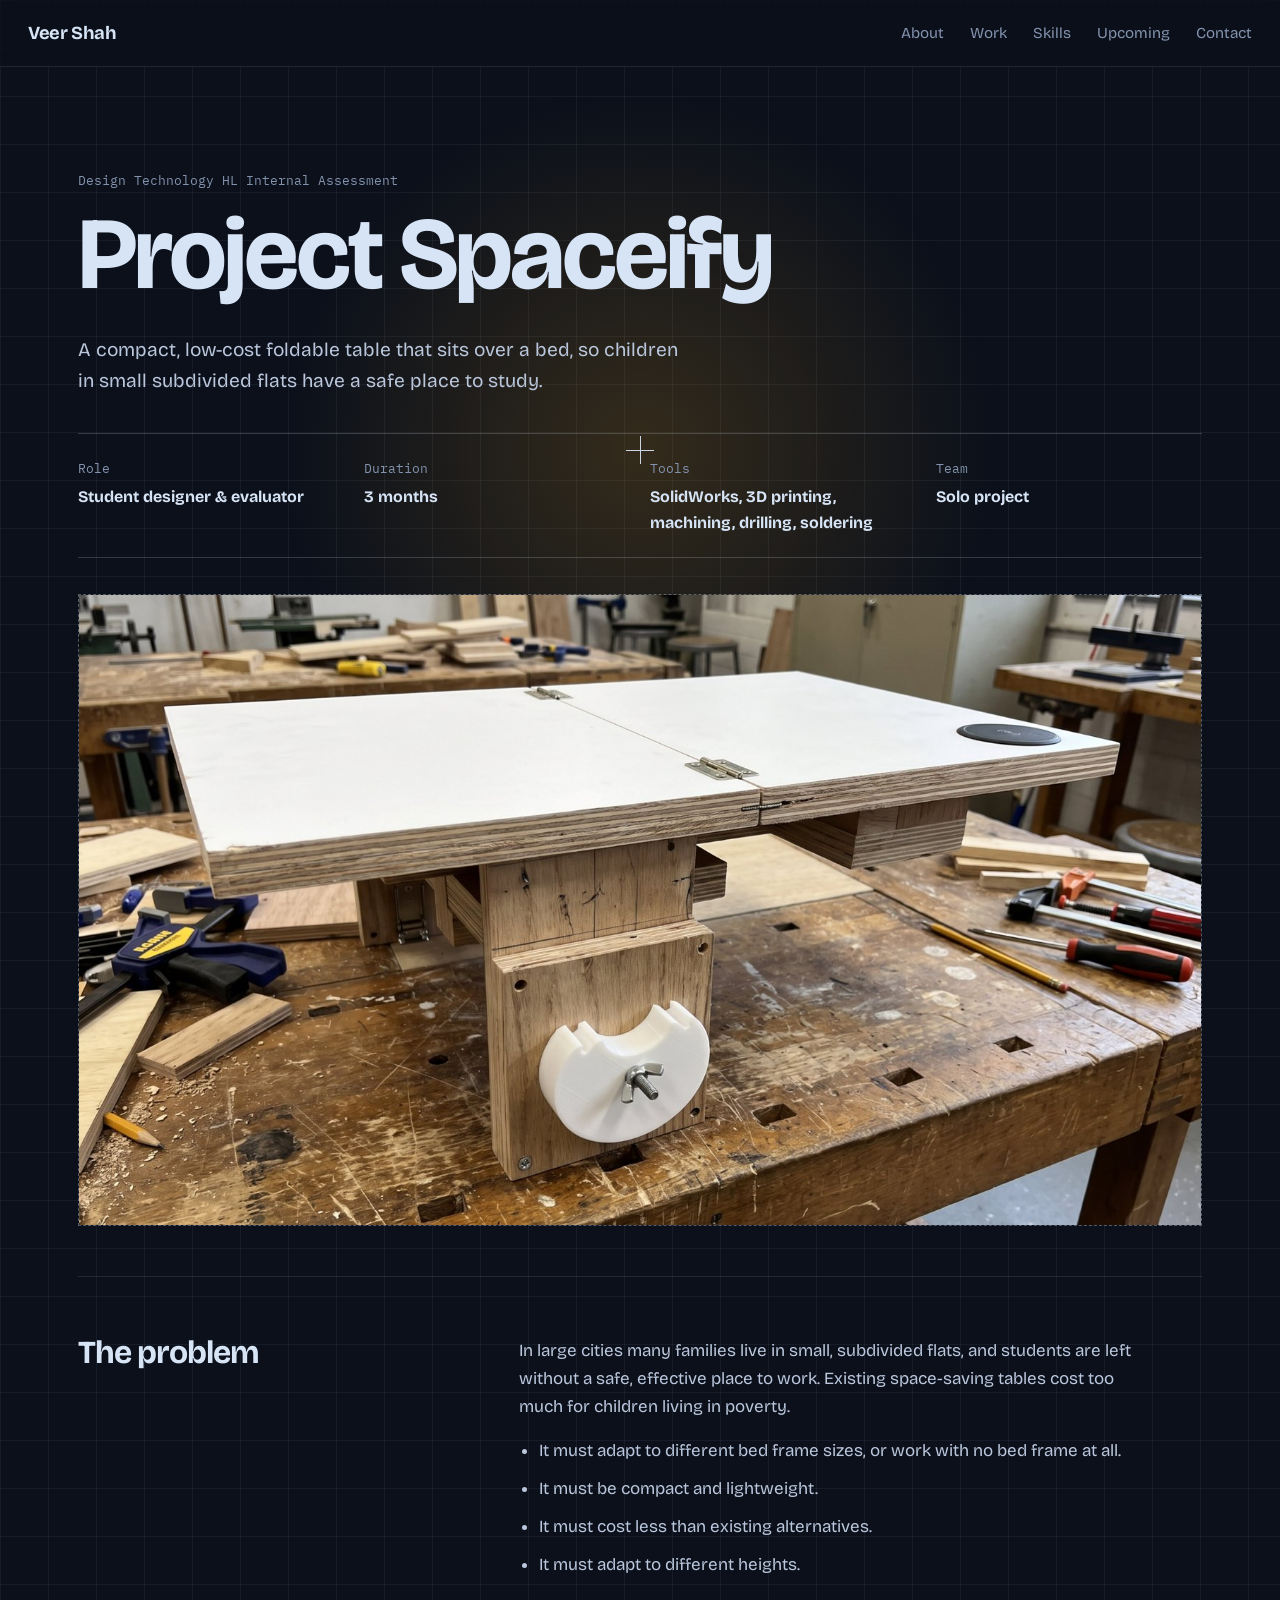
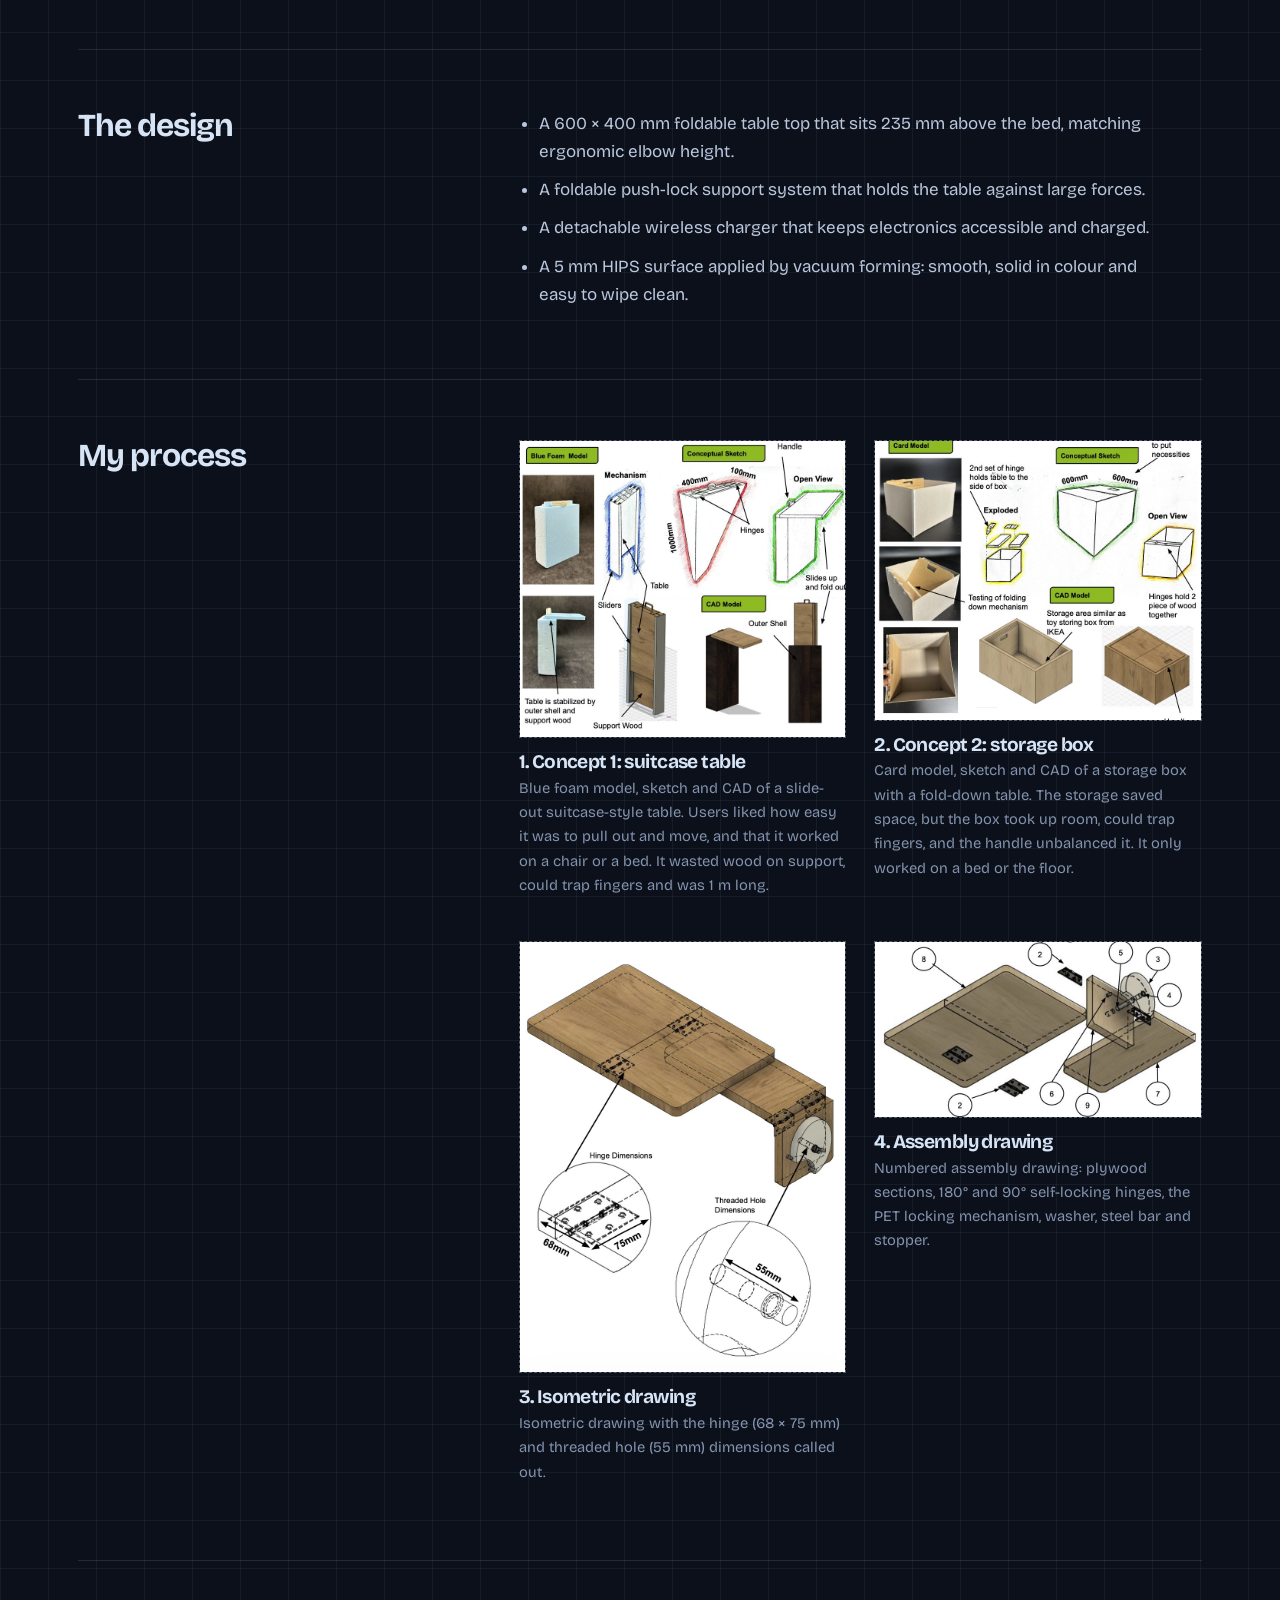
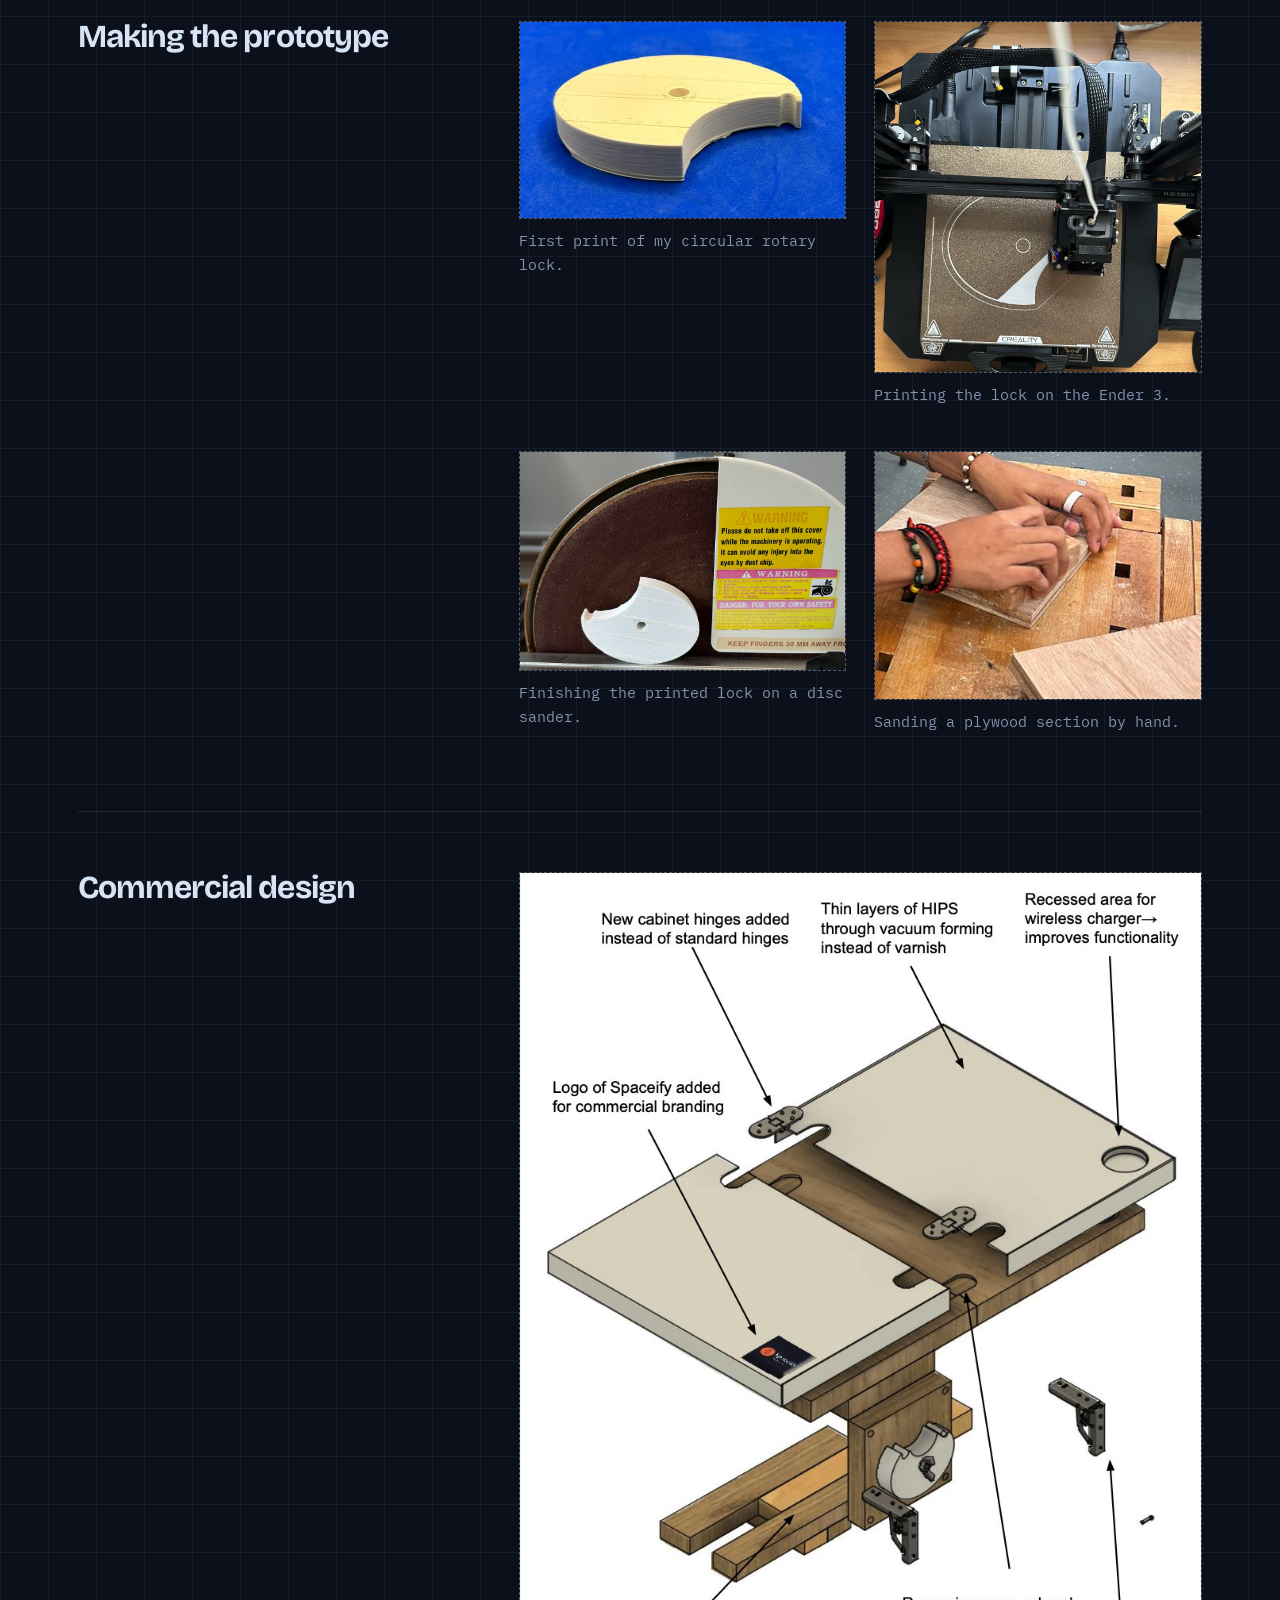
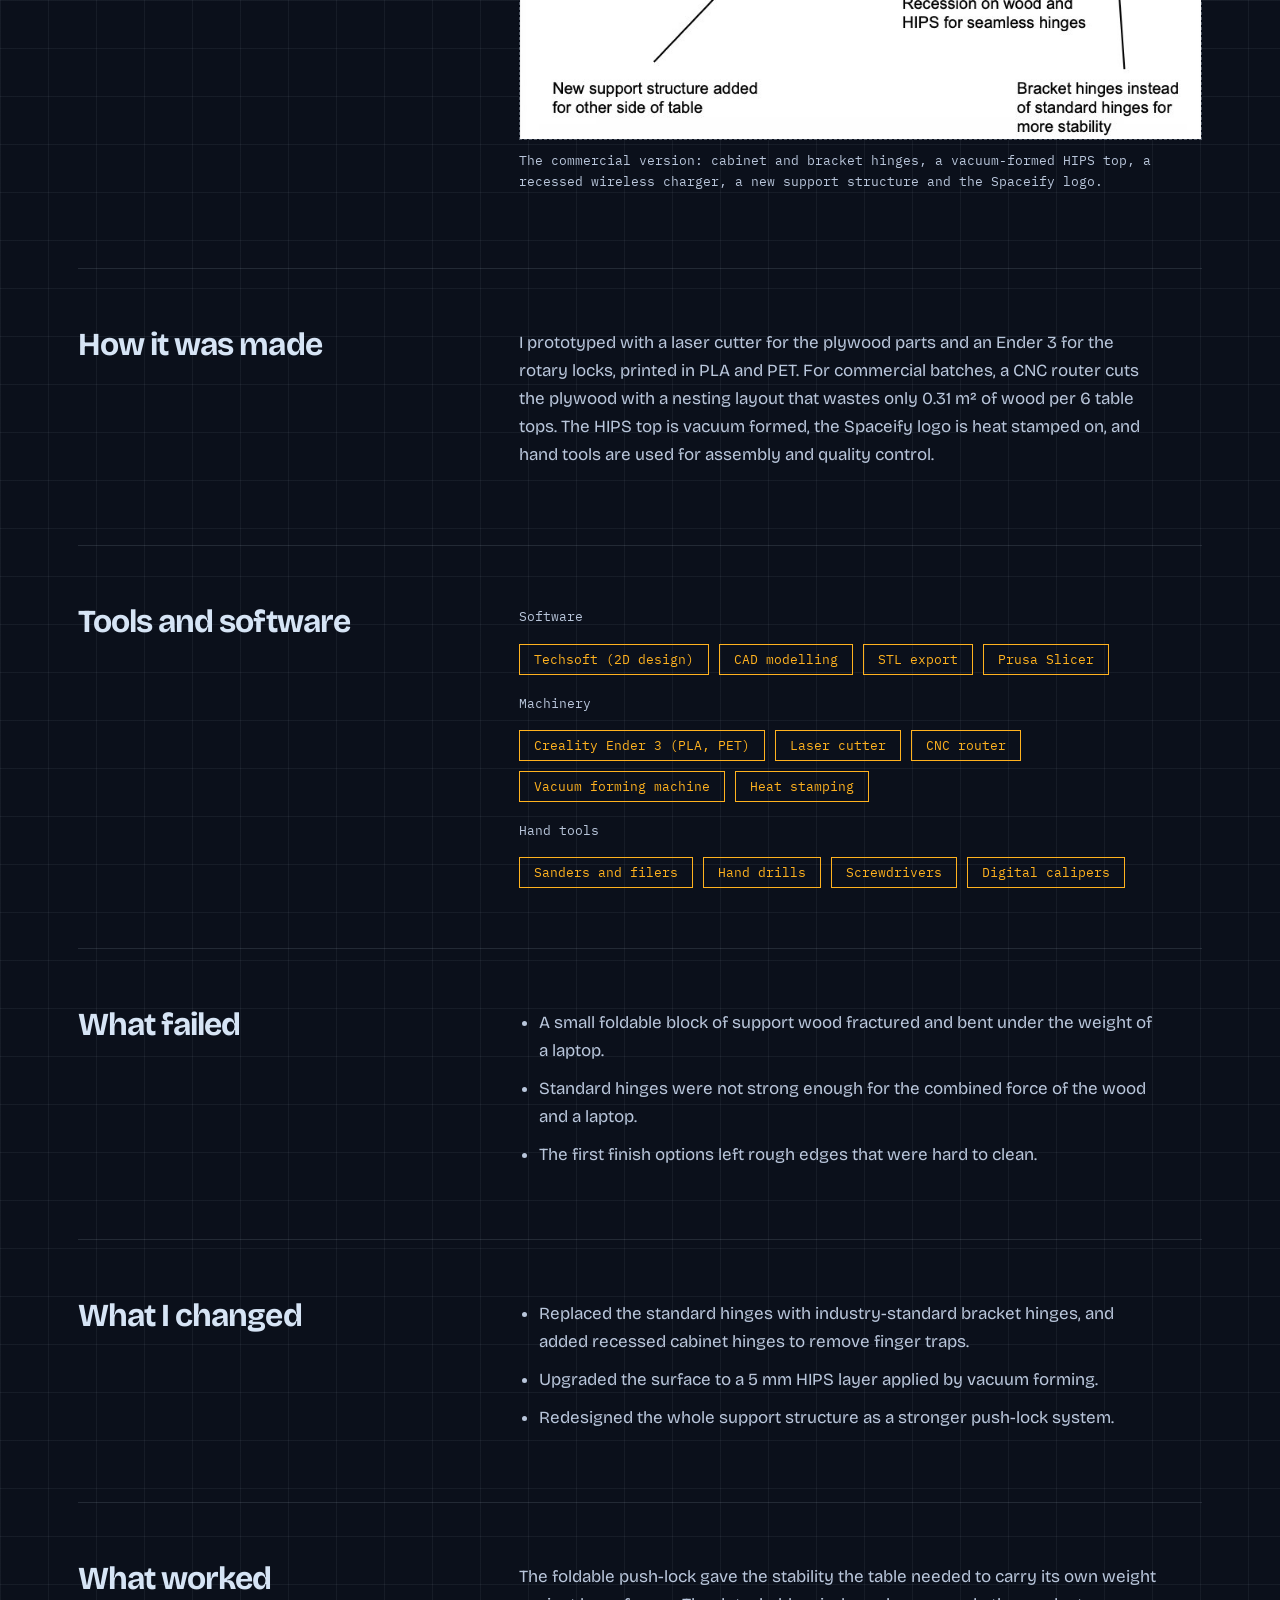
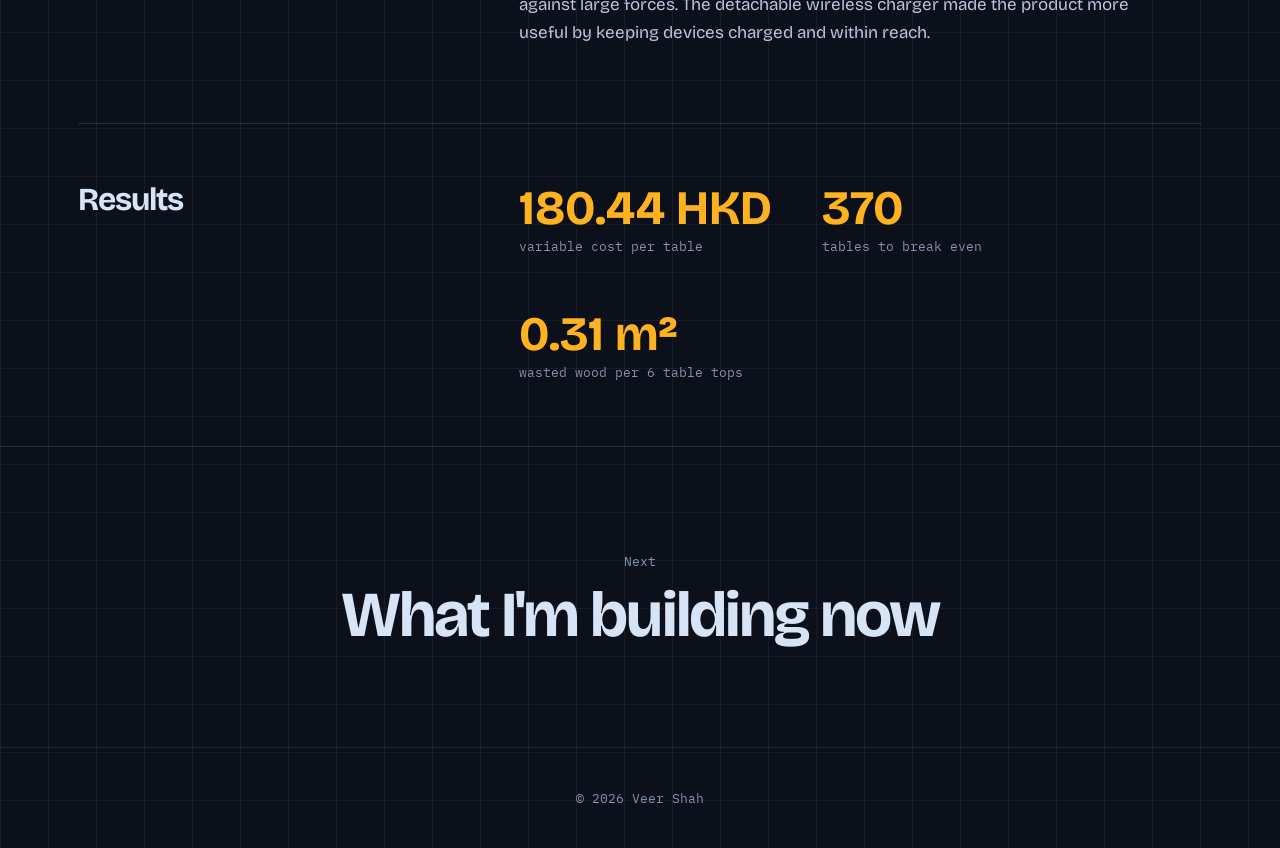
<file: project-4.html>
<!doctype html><html lang="en"><head><title>Project Spaceify | Veer Shah</title><meta charset="utf-8"><meta name="viewport" content="width=device-width,initial-scale=1"><link rel="preconnect" href="https://fonts.googleapis.com"><link rel="preconnect" href="https://fonts.gstatic.com" crossorigin><link href="https://fonts.googleapis.com/css2?family=Bricolage+Grotesque:opsz,wght@12..96,400;12..96,700&family=IBM+Plex+Mono&display=swap" rel="stylesheet"><link rel="stylesheet" href="css/style.css"><script src="js/main.js" defer></script></head><body>
<header id="nav" class="nav"></header>
<main>
<section class="p-hero"><div class="wrap"><p class="mono">Design Technology HL Internal Assessment</p>
<h1>Project Spaceify</h1><p style="max-width:620px;color:#b9c6db;font-size:1.2rem">A compact, low-cost foldable table that sits over a bed, so children in small subdivided flats have a safe place to study.</p>
<div class="meta"><div><span class="mono">Role</span><b>Student designer &amp; evaluator</b></div><div><span class="mono">Duration</span><b>3 months</b></div><div><span class="mono">Tools</span><b>SolidWorks, 3D printing, machining, drilling, soldering</b></div><div><span class="mono">Team</span><b>Solo project</b></div></div>
<figure class="ph rv"><img src="assets/p4-hero.jpg" alt="Prototype of the Project Spaceify foldable table with plywood top, hinges and a 3D-printed rotary lock"></figure></div></section>

<section class="wrap">
<div class="blk rv"><h2>The problem</h2><div><p>In large cities many families live in small, subdivided flats, and students are left without a safe, effective place to work. Existing space-saving tables cost too much for children living in poverty.</p><ul><li>It must adapt to different bed frame sizes, or work with no bed frame at all.</li><li>It must be compact and lightweight.</li><li>It must cost less than existing alternatives.</li><li>It must adapt to different heights.</li></ul></div></div>
<div class="blk rv"><h2>The design</h2><div><ul><li>A 600 × 400 mm foldable table top that sits 235 mm above the bed, matching ergonomic elbow height.</li><li>A foldable push-lock support system that holds the table against large forces.</li><li>A detachable wireless charger that keeps electronics accessible and charged.</li><li>A 5 mm HIPS surface applied by vacuum forming: smooth, solid in colour and easy to wipe clean.</li></ul></div></div>
<div class="blk rv"><h2>My process</h2><div><div class="steps" style="grid-template-columns:repeat(2,1fr)"><div><figure class="ph fit"><img src="assets/p4-concept1.jpg" alt="Concept 1: blue foam model, sketch and CAD of a suitcase-style slide-out table" loading="lazy"></figure><h3>1. Concept 1: suitcase table</h3><p>Blue foam model, sketch and CAD of a slide-out suitcase-style table. Users liked how easy it was to pull out and move, and that it worked on a chair or a bed. It wasted wood on support, could trap fingers and was 1 m long.</p></div><div><figure class="ph fit"><img src="assets/p4-concept2.jpg" alt="Concept 2: card model, sketch and CAD of a storage box with a fold-down table" loading="lazy"></figure><h3>2. Concept 2: storage box</h3><p>Card model, sketch and CAD of a storage box with a fold-down table. The storage saved space, but the box took up room, could trap fingers, and the handle unbalanced it. It only worked on a bed or the floor.</p></div><div><figure class="ph fit"><img src="assets/p4-isometric.jpg" alt="Isometric drawing of the table with hinge and threaded hole dimensions" loading="lazy"></figure><h3>3. Isometric drawing</h3><p>Isometric drawing with the hinge (68 × 75 mm) and threaded hole (55 mm) dimensions called out.</p></div><div><figure class="ph fit"><img src="assets/p4-assembly.jpg" alt="Numbered assembly drawing of the table" loading="lazy"></figure><h3>4. Assembly drawing</h3><p>Numbered assembly drawing: plywood sections, 180° and 90° self-locking hinges, the PET locking mechanism, washer, steel bar and stopper.</p></div></div></div></div>
<div class="blk rv"><h2>Making the prototype</h2><div><div class="steps" style="grid-template-columns:repeat(2,1fr)"><div><figure class="ph fit"><img src="assets/p4-print1.jpg" alt="First 3D print of the circular rotary lock" loading="lazy"></figure><p class="mono" style="margin-top:10px">First print of my circular rotary lock.</p></div><div><figure class="ph fit"><img src="assets/p4-printer.jpg" alt="Rotary lock being printed on a Creality Ender 3" loading="lazy"></figure><p class="mono" style="margin-top:10px">Printing the lock on the Ender 3.</p></div><div><figure class="ph fit"><img src="assets/p4-sander.jpg" alt="Printed lock being finished on a disc sander" loading="lazy"></figure><p class="mono" style="margin-top:10px">Finishing the printed lock on a disc sander.</p></div><div><figure class="ph fit"><img src="assets/p4-sanding.jpg" alt="Hands sanding a plywood section by hand" loading="lazy"></figure><p class="mono" style="margin-top:10px">Sanding a plywood section by hand.</p></div></div></div></div>
<div class="blk rv"><h2>Commercial design</h2><div><figure class="ph fit"><img src="assets/p4-commercial.jpg" alt="Annotated CAD of the commercial Spaceify table" loading="lazy"></figure><p class="mono" style="margin-top:10px">The commercial version: cabinet and bracket hinges, a vacuum-formed HIPS top, a recessed wireless charger, a new support structure and the Spaceify logo.</p></div></div>
<div class="blk rv"><h2>How it was made</h2><div><p>I prototyped with a laser cutter for the plywood parts and an Ender 3 for the rotary locks, printed in PLA and PET. For commercial batches, a CNC router cuts the plywood with a nesting layout that wastes only 0.31 m² of wood per 6 table tops. The HIPS top is vacuum formed, the Spaceify logo is heat stamped on, and hand tools are used for assembly and quality control.</p></div></div>
<div class="blk rv"><h2>Tools and software</h2><div><p class="mono">Software</p><div class="chips"><span>Techsoft (2D design)</span><span>CAD modelling</span><span>STL export</span><span>Prusa Slicer</span></div><p class="mono" style="margin-top:18px">Machinery</p><div class="chips"><span>Creality Ender 3 (PLA, PET)</span><span>Laser cutter</span><span>CNC router</span><span>Vacuum forming machine</span><span>Heat stamping</span></div><p class="mono" style="margin-top:18px">Hand tools</p><div class="chips"><span>Sanders and filers</span><span>Hand drills</span><span>Screwdrivers</span><span>Digital calipers</span></div></div></div>
<div class="blk rv"><h2>What failed</h2><div><ul><li>A small foldable block of support wood fractured and bent under the weight of a laptop.</li><li>Standard hinges were not strong enough for the combined force of the wood and a laptop.</li><li>The first finish options left rough edges that were hard to clean.</li></ul></div></div>
<div class="blk rv"><h2>What I changed</h2><div><ul><li>Replaced the standard hinges with industry-standard bracket hinges, and added recessed cabinet hinges to remove finger traps.</li><li>Upgraded the surface to a 5 mm HIPS layer applied by vacuum forming.</li><li>Redesigned the whole support structure as a stronger push-lock system.</li></ul></div></div>
<div class="blk rv"><h2>What worked</h2><div><p>The foldable push-lock gave the stability the table needed to carry its own weight against large forces. The detachable wireless charger made the product more useful by keeping devices charged and within reach.</p></div></div>
<div class="blk rv"><h2>Results</h2><div><div class="res"><div><b>180.44 HKD</b><span class="mono">variable cost per table</span></div><div><b>370</b><span class="mono">tables to break even</span></div><div><b>0.31 m²</b><span class="mono">wasted wood per 6 table tops</span></div></div></div></div>
</section>
<a class="next" href="upcoming.html"><span class="mono">Next</span><h2>What I'm building now</h2></a>
</main><footer id="foot"></footer></body></html>
</file>
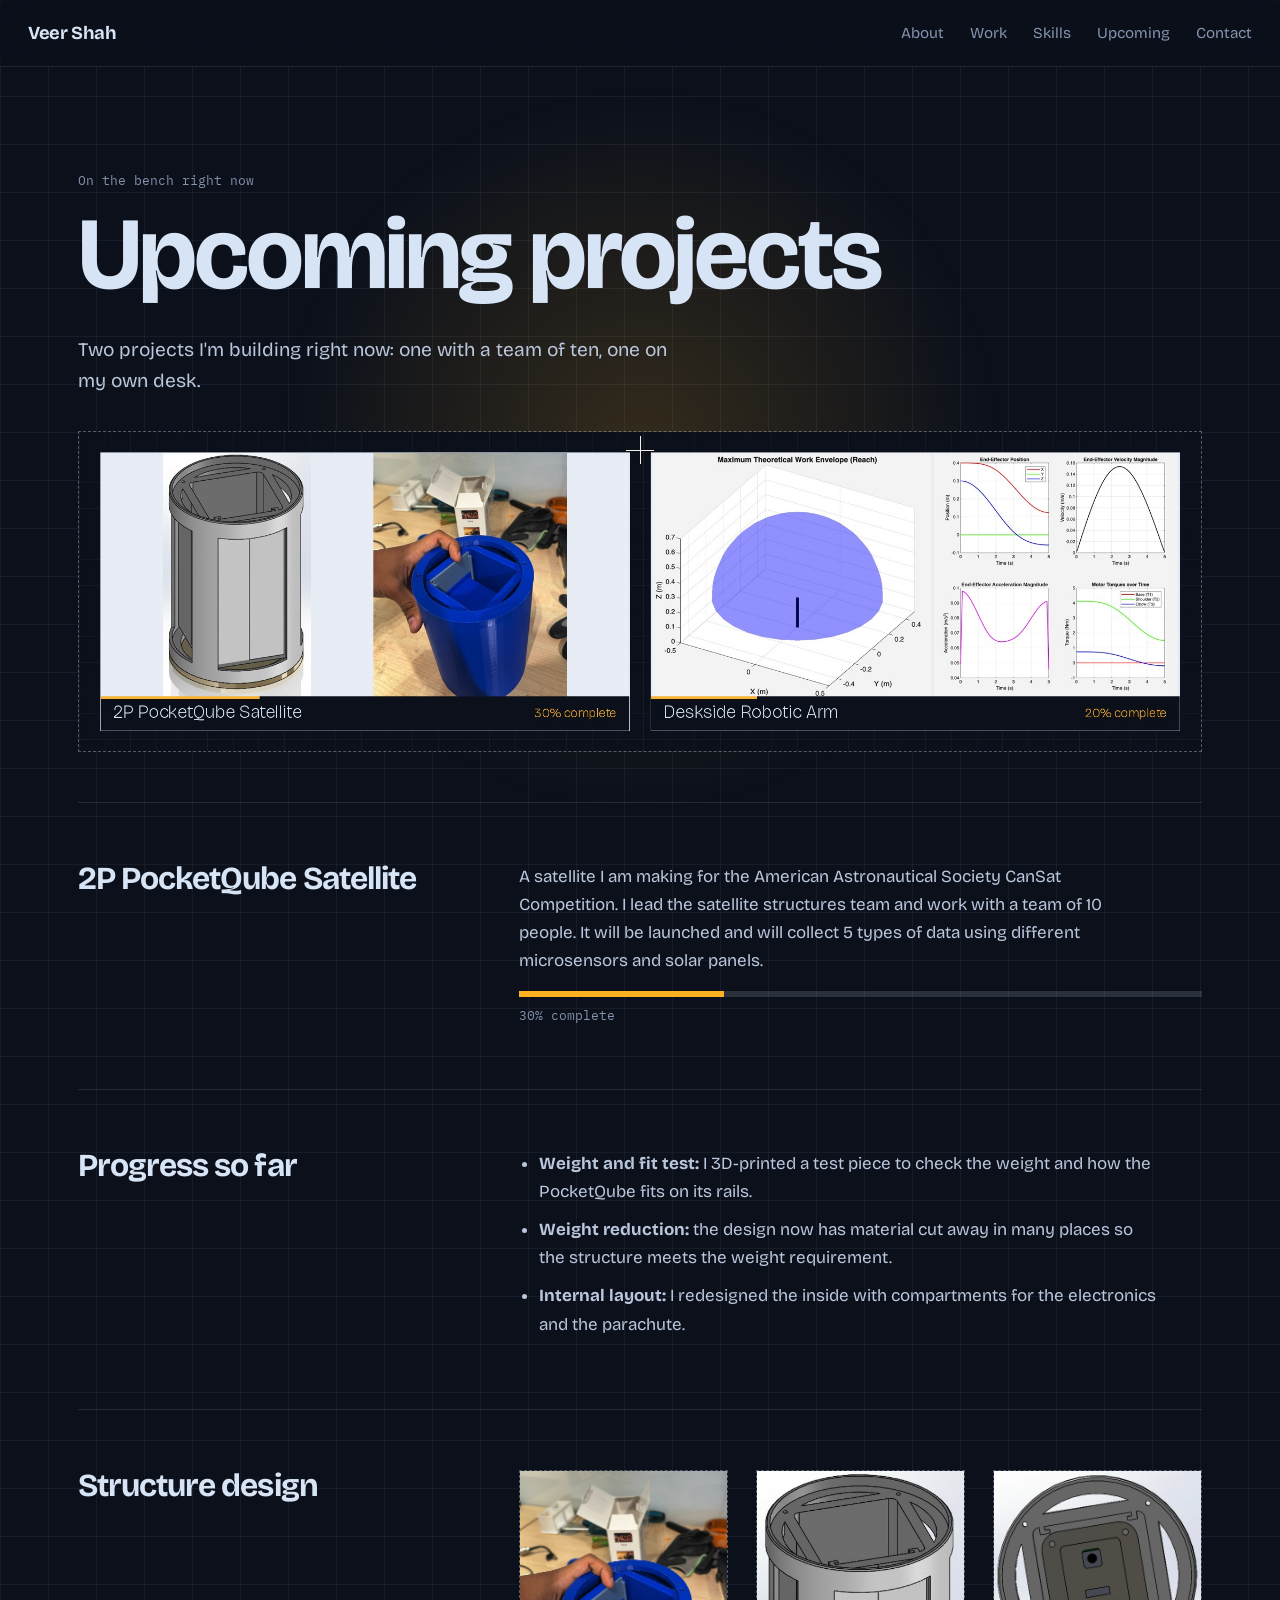
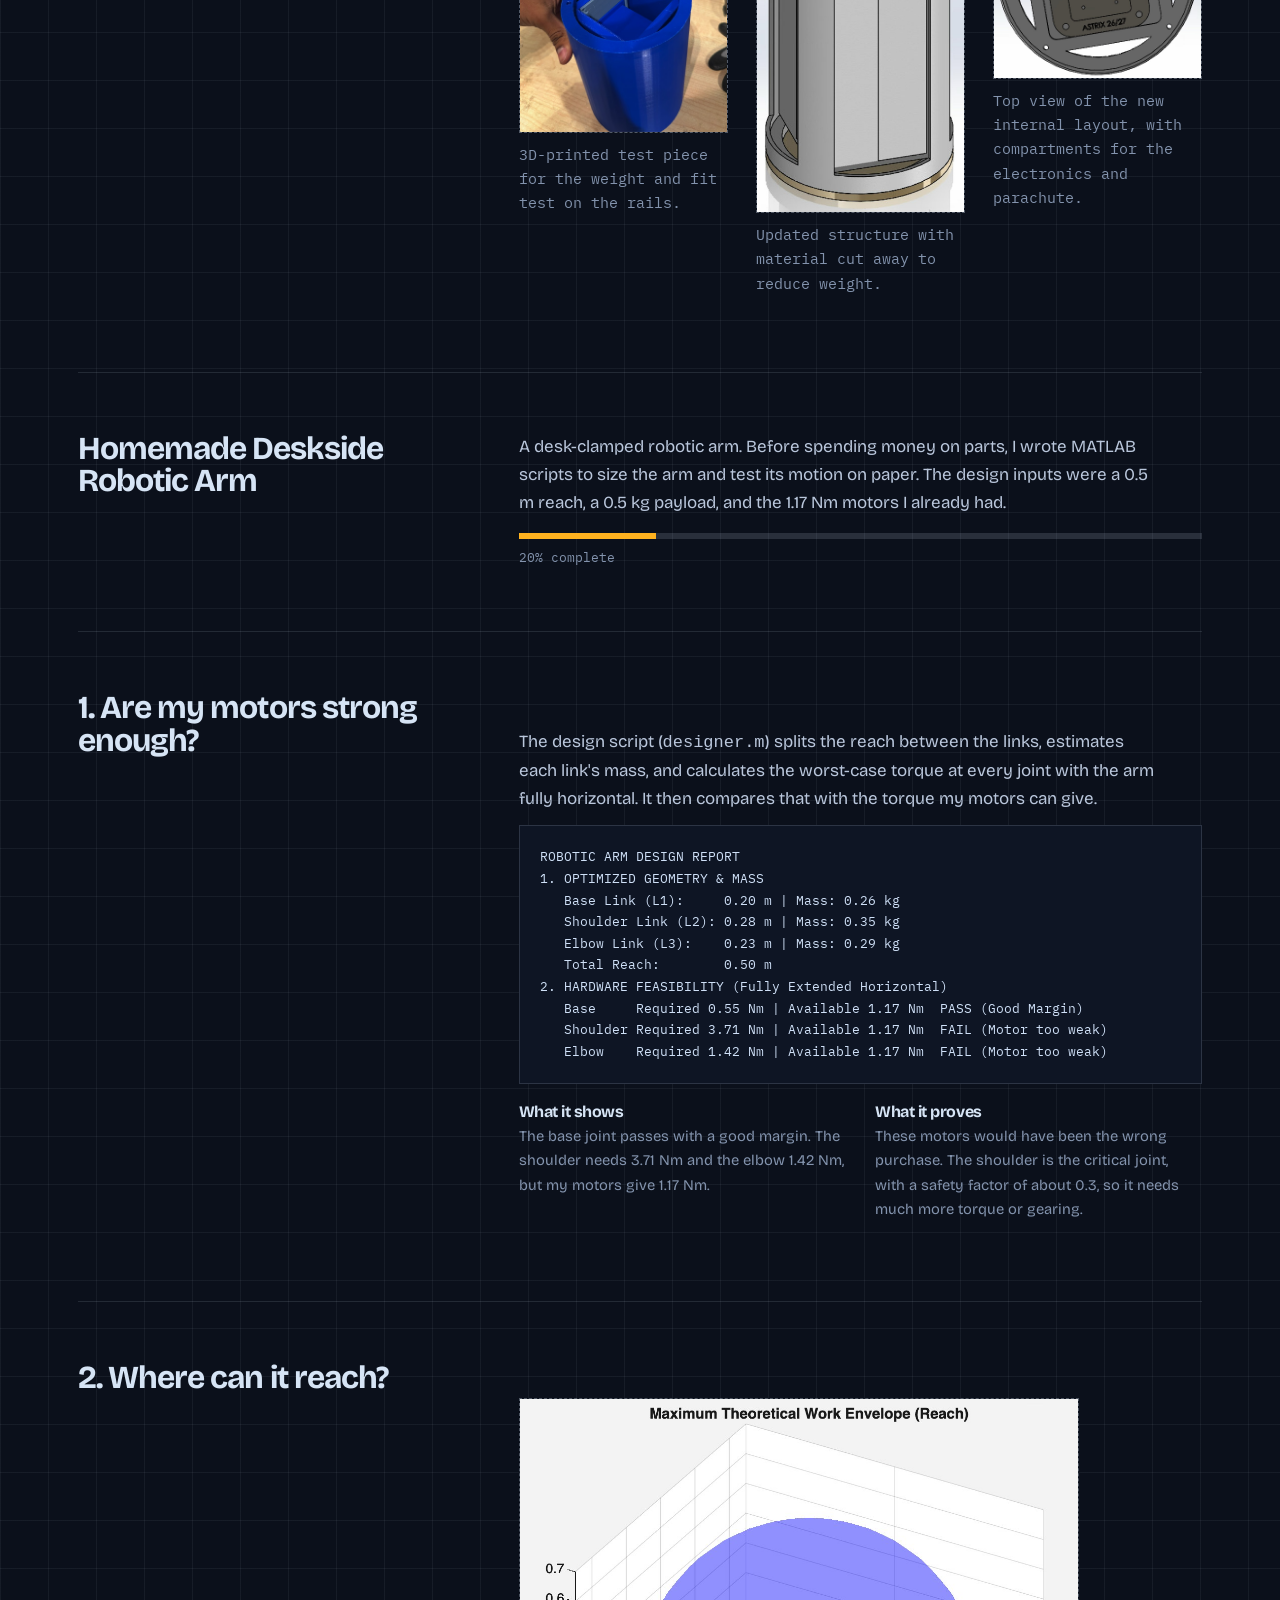
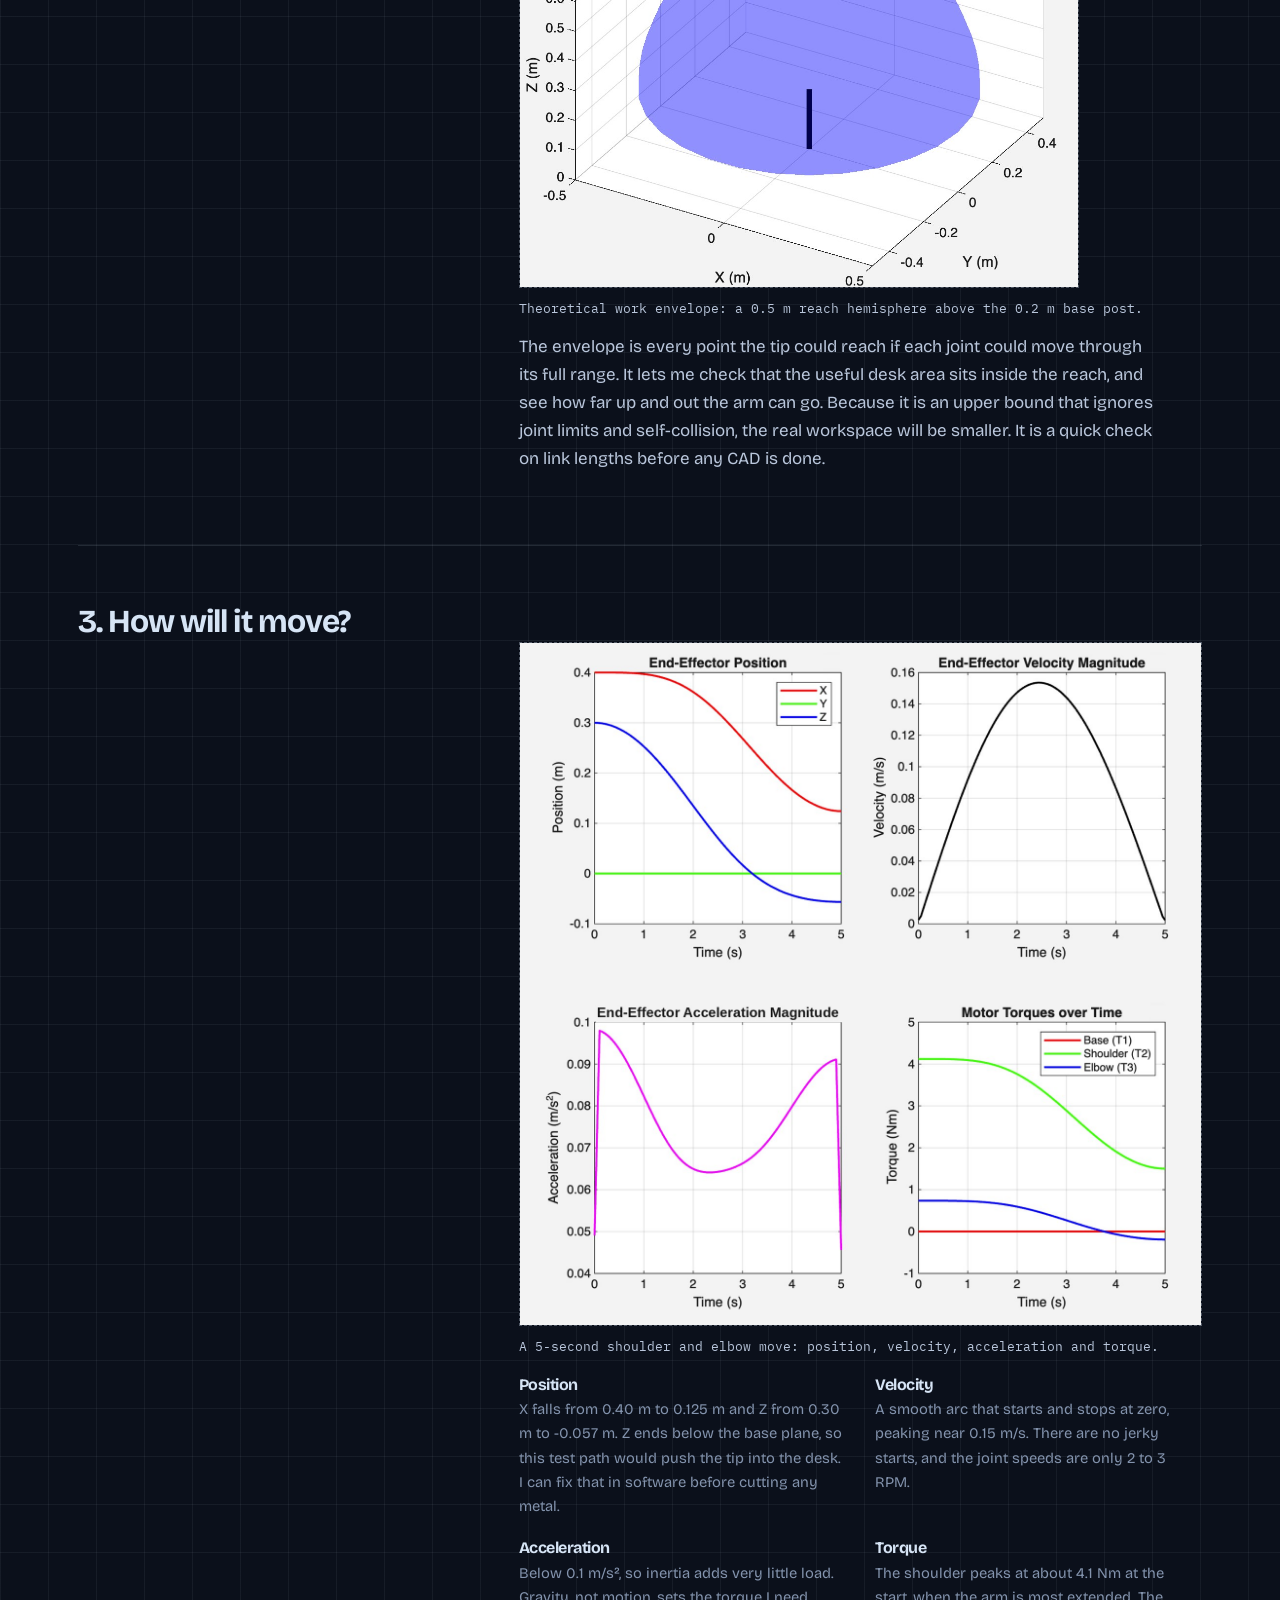
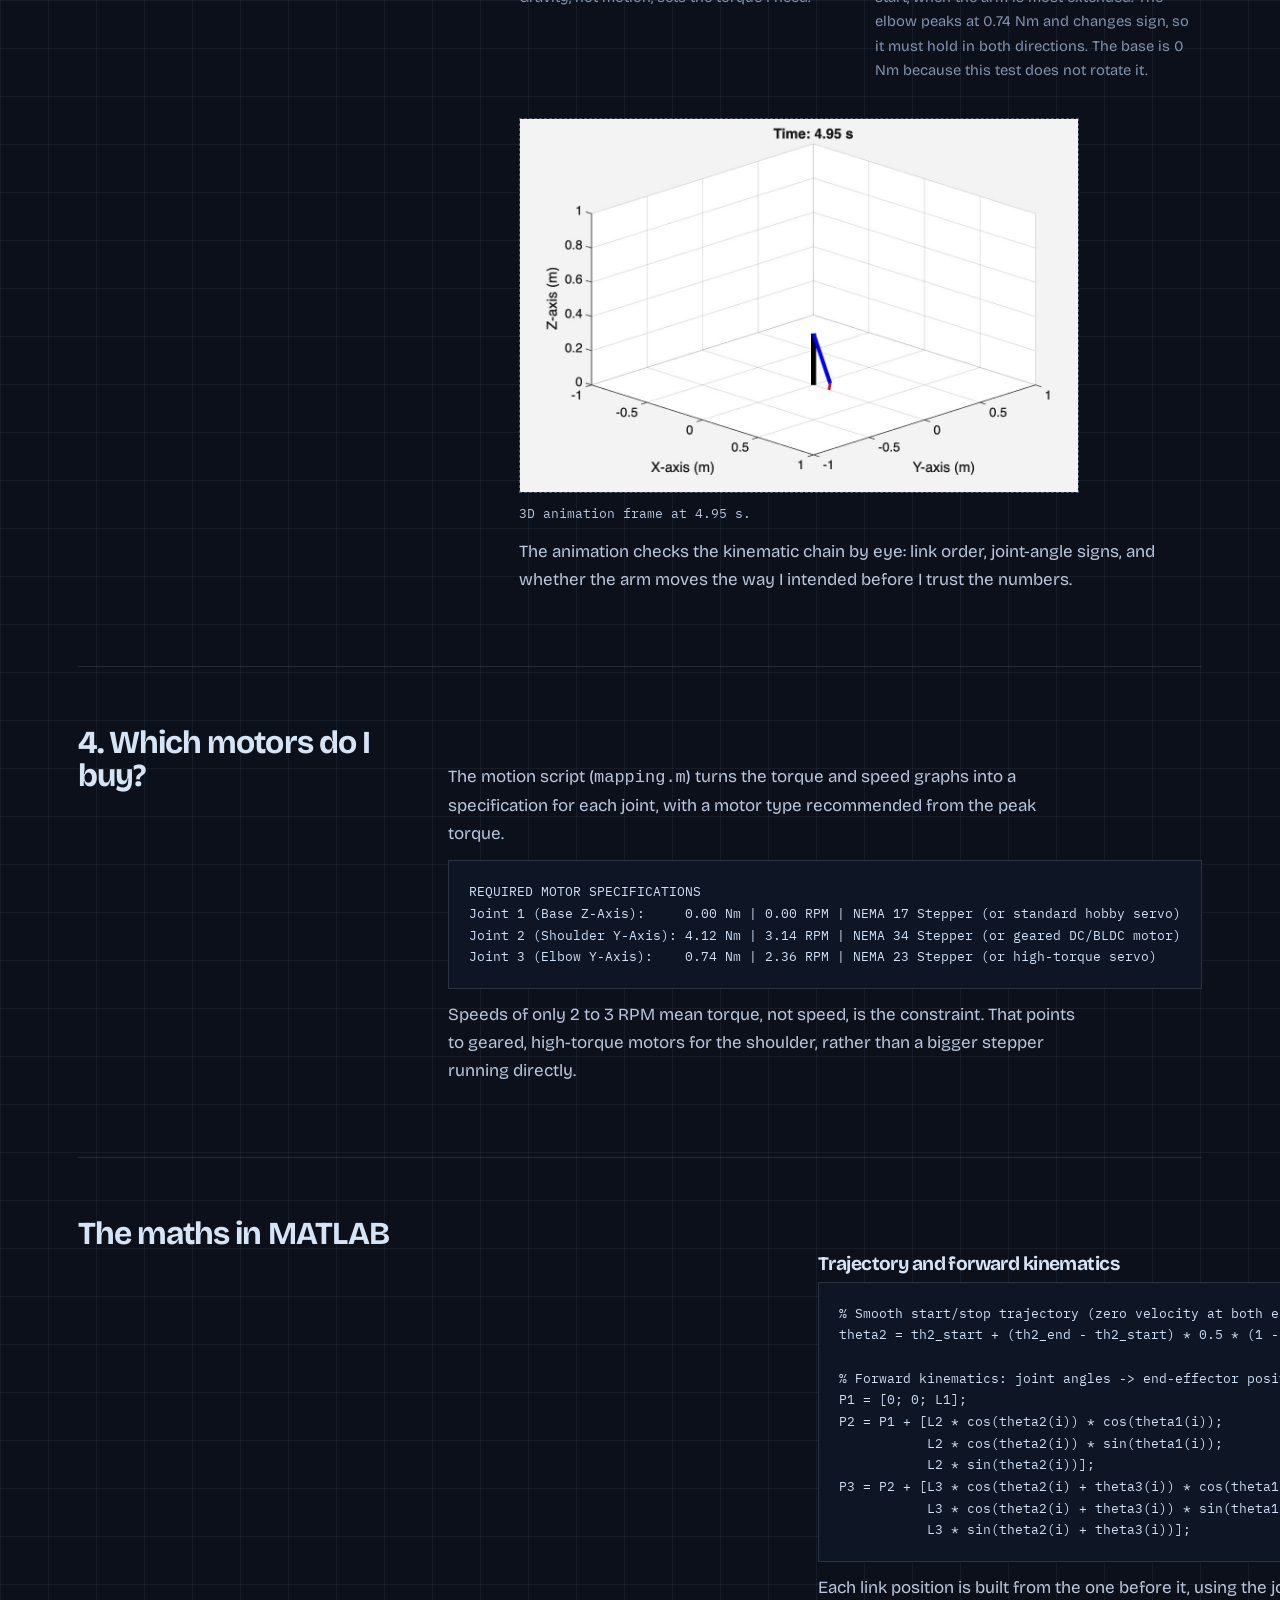
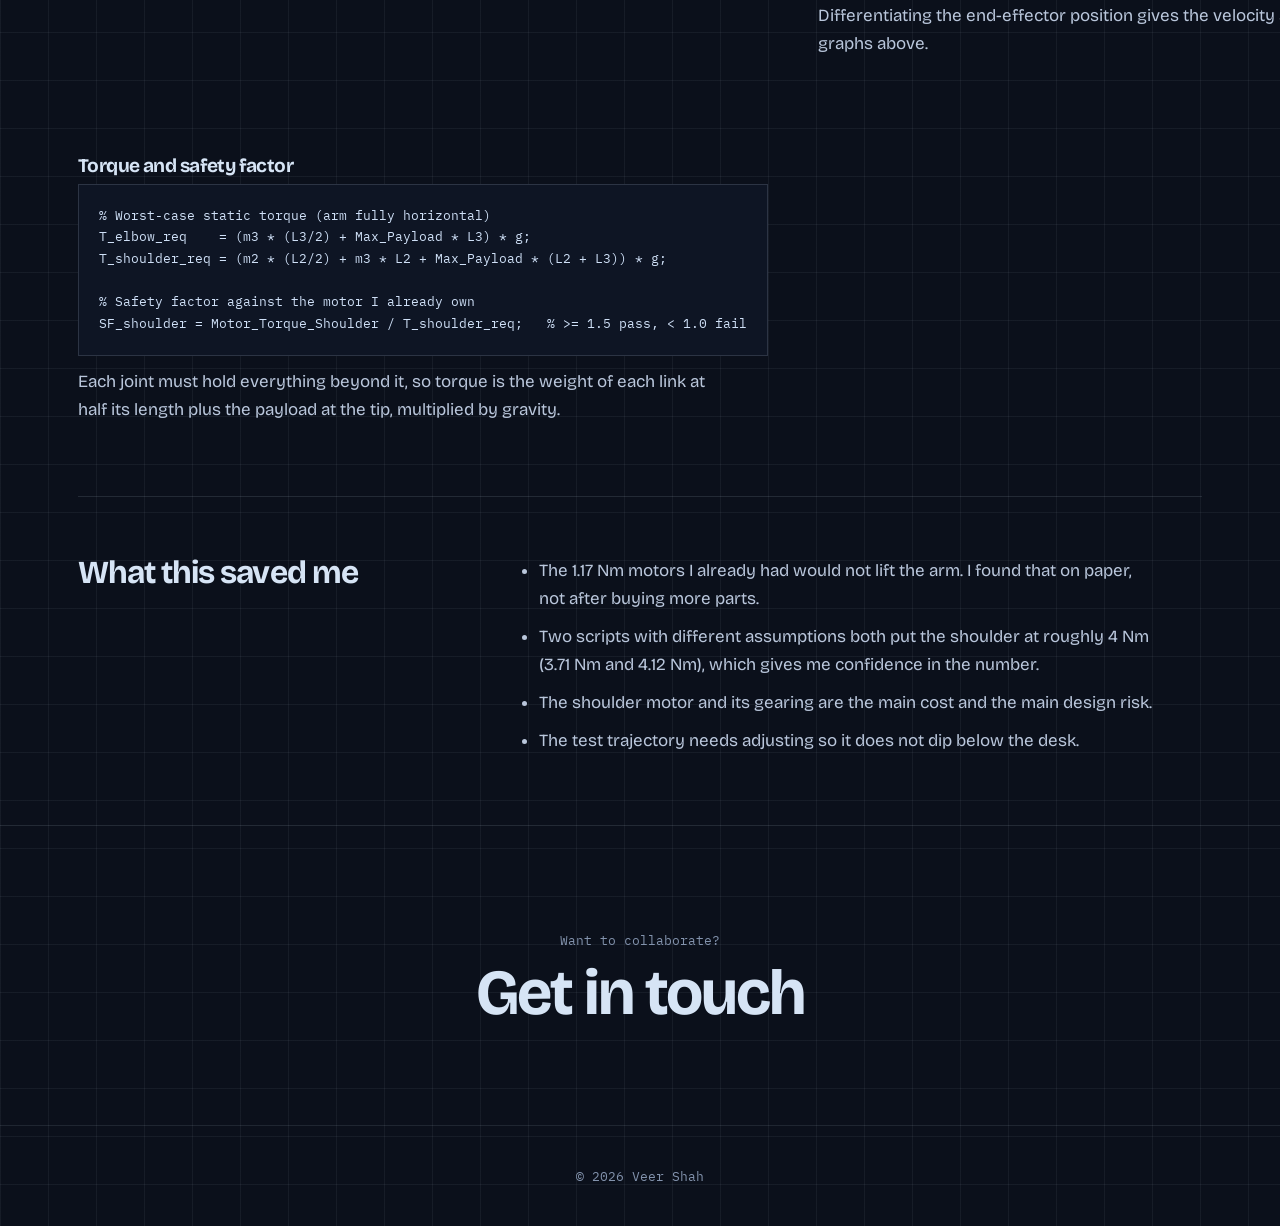
<file: upcoming.html>
<!doctype html><html lang="en"><head><title>Upcoming | Veer Shah</title><meta charset="utf-8"><meta name="viewport" content="width=device-width,initial-scale=1"><link rel="preconnect" href="https://fonts.googleapis.com"><link rel="preconnect" href="https://fonts.gstatic.com" crossorigin><link href="https://fonts.googleapis.com/css2?family=Bricolage+Grotesque:opsz,wght@12..96,400;12..96,700&family=IBM+Plex+Mono&display=swap" rel="stylesheet"><link rel="stylesheet" href="css/style.css"><script src="js/main.js" defer></script></head><body><header id="nav" class="nav"></header><main><section class="p-hero"><div class="wrap"><p class="mono">On the bench right now</p><h1>Upcoming projects</h1><p style="max-width:620px;color:#b9c6db;font-size:1.2rem">Two projects I'm building right now: one with a team of ten, one on my own desk.</p><figure class="ph rv" style="aspect-ratio:21/6;margin-top:34px"><img src="assets/upcoming-hero.jpg" alt="The 2P PocketQube satellite structure and the deskside robotic arm analysis"></figure></div></section><section class="wrap"><div class="blk rv"><h2>2P PocketQube Satellite</h2><div><p>A satellite I am making for the American Astronautical Society CanSat Competition. I lead the satellite structures team and work with a team of 10 people. It will be launched and will collect 5 types of data using different microsensors and solar panels.</p><div class="bar"><i style="--p:30%"></i></div><span class="mono">30% complete</span></div></div>
<div class="blk rv"><h2>Progress so far</h2><div><ul><li><b>Weight and fit test:</b> I 3D-printed a test piece to check the weight and how the PocketQube fits on its rails.</li><li><b>Weight reduction:</b> the design now has material cut away in many places so the structure meets the weight requirement.</li><li><b>Internal layout:</b> I redesigned the inside with compartments for the electronics and the parachute.</li></ul></div></div>
<div class="blk rv"><h2>Structure design</h2><div><div class="steps">
<div><figure class="ph fit"><img src="assets/p6-prototype.jpg" alt="3D-printed test piece of the satellite structure held in a hand" loading="lazy"></figure><p class="mono" style="margin-top:10px">3D-printed test piece for the weight and fit test on the rails.</p></div>
<div><figure class="ph fit"><img src="assets/p6-structure.jpg" alt="CAD view of the cylindrical satellite structure with cut-outs to reduce weight" loading="lazy"></figure><p class="mono" style="margin-top:10px">Updated structure with material cut away to reduce weight.</p></div>
<div><figure class="ph fit"><img src="assets/p6-topview.jpg" alt="Top view CAD of the satellite interior with compartments and the ASTRIX 26/27 marking" loading="lazy"></figure><p class="mono" style="margin-top:10px">Top view of the new internal layout, with compartments for the electronics and parachute.</p></div>
</div></div></div>
<div class="blk rv"><h2>Homemade Deskside Robotic Arm</h2><div><p>A desk-clamped robotic arm. Before spending money on parts, I wrote MATLAB scripts to size the arm and test its motion on paper. The design inputs were a 0.5 m reach, a 0.5 kg payload, and the 1.17 Nm motors I already had.</p><div class="bar"><i style="--p:20%"></i></div><span class="mono">20% complete</span></div></div>
<div class="blk rv"><h2>1. Are my motors strong enough?</h2><div class="an"><p>The design script (<code>designer.m</code>) splits the reach between the links, estimates each link's mass, and calculates the worst-case torque at every joint with the arm fully horizontal. It then compares that with the torque my motors can give.</p><div class="code">ROBOTIC ARM DESIGN REPORT
1. OPTIMIZED GEOMETRY &amp; MASS
   Base Link (L1):     0.20 m | Mass: 0.26 kg
   Shoulder Link (L2): 0.28 m | Mass: 0.35 kg
   Elbow Link (L3):    0.23 m | Mass: 0.29 kg
   Total Reach:        0.50 m
2. HARDWARE FEASIBILITY (Fully Extended Horizontal)
   Base     Required 0.55 Nm | Available 1.17 Nm  PASS (Good Margin)
   Shoulder Required 3.71 Nm | Available 1.17 Nm  FAIL (Motor too weak)
   Elbow    Required 1.42 Nm | Available 1.17 Nm  FAIL (Motor too weak)</div><div class="facts"><div><h3>What it shows</h3><p>The base joint passes with a good margin. The shoulder needs 3.71 Nm and the elbow 1.42 Nm, but my motors give 1.17 Nm.</p></div><div><h3>What it proves</h3><p>These motors would have been the wrong purchase. The shoulder is the critical joint, with a safety factor of about 0.3, so it needs much more torque or gearing.</p></div></div></div></div>
<div class="blk rv"><h2>2. Where can it reach?</h2><div class="an"><figure class="ph fit" style="max-width:560px"><img src="assets/p5-envelope.jpg" alt="Maximum theoretical work envelope of the robotic arm as a transparent hemisphere" loading="lazy"></figure><p class="mono" style="margin-top:10px">Theoretical work envelope: a 0.5 m reach hemisphere above the 0.2 m base post.</p><p style="margin-top:14px">The envelope is every point the tip could reach if each joint could move through its full range. It lets me check that the useful desk area sits inside the reach, and see how far up and out the arm can go. Because it is an upper bound that ignores joint limits and self-collision, the real workspace will be smaller. It is a quick check on link lengths before any CAD is done.</p></div></div>
<div class="blk rv"><h2>3. How will it move?</h2><div class="an"><figure class="ph fit" style="max-width:720px"><img src="assets/p5-graphs.jpg" alt="Four MATLAB graphs: end-effector position, velocity, acceleration and motor torques over 5 seconds" loading="lazy"></figure><p class="mono" style="margin-top:10px">A 5-second shoulder and elbow move: position, velocity, acceleration and torque.</p><div class="facts"><div><h3>Position</h3><p>X falls from 0.40 m to 0.125 m and Z from 0.30 m to -0.057 m. Z ends below the base plane, so this test path would push the tip into the desk. I can fix that in software before cutting any metal.</p></div><div><h3>Velocity</h3><p>A smooth arc that starts and stops at zero, peaking near 0.15 m/s. There are no jerky starts, and the joint speeds are only 2 to 3 RPM.</p></div><div><h3>Acceleration</h3><p>Below 0.1 m/s², so inertia adds very little load. Gravity, not motion, sets the torque I need.</p></div><div><h3>Torque</h3><p>The shoulder peaks at about 4.1 Nm at the start, when the arm is most extended. The elbow peaks at 0.74 Nm and changes sign, so it must hold in both directions. The base is 0 Nm because this test does not rotate it.</p></div></div><div class="an"><figure class="ph fit" style="max-width:560px"><img src="assets/p5-animation.jpg" alt="MATLAB 3D animation frame showing the arm links at 4.95 seconds" loading="lazy"></figure><p class="mono" style="margin-top:10px">3D animation frame at 4.95 s.</p><p style="margin-top:14px">The animation checks the kinematic chain by eye: link order, joint-angle signs, and whether the arm moves the way I intended before I trust the numbers.</p></div></div></div>
<div class="blk rv"><h2>4. Which motors do I buy?</h2><div class="an"><p>The motion script (<code>mapping.m</code>) turns the torque and speed graphs into a specification for each joint, with a motor type recommended from the peak torque.</p><div class="code">REQUIRED MOTOR SPECIFICATIONS
Joint 1 (Base Z-Axis):     0.00 Nm | 0.00 RPM | NEMA 17 Stepper (or standard hobby servo)
Joint 2 (Shoulder Y-Axis): 4.12 Nm | 3.14 RPM | NEMA 34 Stepper (or geared DC/BLDC motor)
Joint 3 (Elbow Y-Axis):    0.74 Nm | 2.36 RPM | NEMA 23 Stepper (or high-torque servo)</div><p>Speeds of only 2 to 3 RPM mean torque, not speed, is the constraint. That points to geared, high-torque motors for the shoulder, rather than a bigger stepper running directly.</p></div></div>
<div class="blk rv"><h2>The maths in MATLAB</h2><div class="an"><h3>Trajectory and forward kinematics</h3><div class="code">% Smooth start/stop trajectory (zero velocity at both ends)
theta2 = th2_start + (th2_end - th2_start) * 0.5 * (1 - cos(pi * t / 5));

% Forward kinematics: joint angles -&gt; end-effector position
P1 = [0; 0; L1];
P2 = P1 + [L2 * cos(theta2(i)) * cos(theta1(i));
           L2 * cos(theta2(i)) * sin(theta1(i));
           L2 * sin(theta2(i))];
P3 = P2 + [L3 * cos(theta2(i) + theta3(i)) * cos(theta1(i));
           L3 * cos(theta2(i) + theta3(i)) * sin(theta1(i));
           L3 * sin(theta2(i) + theta3(i))];</div><p>Each link position is built from the one before it, using the joint angles. Differentiating the end-effector position gives the velocity and acceleration graphs above.</p></div><div class="an"><h3>Torque and safety factor</h3><div class="code">% Worst-case static torque (arm fully horizontal)
T_elbow_req    = (m3 * (L3/2) + Max_Payload * L3) * g;
T_shoulder_req = (m2 * (L2/2) + m3 * L2 + Max_Payload * (L2 + L3)) * g;

% Safety factor against the motor I already own
SF_shoulder = Motor_Torque_Shoulder / T_shoulder_req;   % &gt;= 1.5 pass, &lt; 1.0 fail</div><p>Each joint must hold everything beyond it, so torque is the weight of each link at half its length plus the payload at the tip, multiplied by gravity.</p></div></div>
<div class="blk rv"><h2>What this saved me</h2><div><ul><li>The 1.17 Nm motors I already had would not lift the arm. I found that on paper, not after buying more parts.</li><li>Two scripts with different assumptions both put the shoulder at roughly 4 Nm (3.71 Nm and 4.12 Nm), which gives me confidence in the number.</li><li>The shoulder motor and its gearing are the main cost and the main design risk.</li><li>The test trajectory needs adjusting so it does not dip below the desk.</li></ul></div></div></section><a class="next" href="index.html#contact"><span class="mono">Want to collaborate?</span><h2>Get in touch</h2></a></main><footer id="foot"></footer></body></html>
</file>
<file: css/style.css>
/* ===== EDIT COLORS & FONTS HERE ===== */
:root{--bg:#0b101b;--panel:#121a2b;--line:#d6e4f5;--mute:#8393ad;--acc:#ffb21f;--grid:rgba(214,228,245,.06);
--disp:'Bricolage Grotesque',system-ui,sans-serif;--mono:'IBM Plex Mono',monospace;--mx:50%;--my:50%}
*{box-sizing:border-box;margin:0}html{scroll-behavior:smooth}
body{background:var(--bg);color:var(--line);font:400 17px/1.65 var(--disp);overflow-x:hidden;
background-image:linear-gradient(var(--grid) 1px,transparent 1px),linear-gradient(90deg,var(--grid) 1px,transparent 1px);background-size:48px 48px}
body::before{content:"";position:fixed;inset:0;pointer-events:none;z-index:0;
background:radial-gradient(520px circle at var(--mx) var(--my),rgba(255,178,31,.17),transparent 70%)}
a{color:inherit;text-decoration:none}main,header,footer,section{position:relative;z-index:1}
.wrap{max-width:1180px;margin:0 auto;padding:0 28px}
h1,h2,h3{font-weight:700;line-height:1.02;letter-spacing:-.03em}
h2{font-size:clamp(2.2rem,5vw,4rem);margin-bottom:28px}
.mono{font-family:var(--mono);font-size:.8rem;color:var(--mute)}
.acc{color:var(--acc)}
.nav{position:fixed;top:0;left:0;right:0;z-index:50;display:flex;justify-content:space-between;align-items:center;padding:18px 28px;backdrop-filter:blur(10px);background:rgba(11,16,27,.6);border-bottom:1px solid rgba(214,228,245,.1)}
.nav b{font-size:1.15rem;letter-spacing:-.02em}.nav ul{display:flex;gap:26px;list-style:none;padding:0}
.nav a.l{font-size:.95rem;color:var(--mute);position:relative;transition:color .2s}
.nav a.l:hover{color:var(--line)}.nav a.l::after{content:"";position:absolute;left:0;bottom:-4px;height:1px;width:0;background:var(--acc);transition:width .3s}.nav a.l:hover::after{width:100%}
.hero{min-height:100vh;display:flex;align-items:center;overflow:hidden}
#hero-canvas{position:absolute;inset:0;width:100%;height:100%}
.hero .wrap{position:relative;pointer-events:none}.hero a{pointer-events:auto}
.hero h1{font-size:clamp(3.4rem,11vw,9.5rem);margin:14px 0 22px}
.hero h1 span{display:inline-block;opacity:0;transform:translateY(60%) rotate(4deg);animation:drop .9s cubic-bezier(.2,.9,.2,1) forwards}
@keyframes drop{to{opacity:1;transform:none}}
.hero p.sub{max-width:520px;color:var(--mute);font-size:1.15rem}
.btn{display:inline-block;margin-top:30px;padding:14px 26px;border:1px solid var(--acc);color:var(--acc);font-weight:600;transition:background .25s,color .25s}
.btn:hover{background:var(--acc);color:var(--bg)}
.dim{position:absolute;left:28px;right:28px;bottom:34px;display:flex;align-items:center;gap:12px;z-index:2}
.dim i{flex:1;height:1px;background:var(--mute);transform-origin:left;animation:grow 2s .8s both}
@keyframes grow{from{transform:scaleX(0)}}
section.s{padding:130px 0}
.about{display:grid;grid-template-columns:5fr 6fr;gap:60px;align-items:center}
.about p{margin-bottom:18px;color:#b9c6db}
.likes{display:grid;grid-template-columns:repeat(3,1fr);margin-top:34px;border-top:1px solid rgba(214,228,245,.2)}
.likes div{padding:20px 18px 0 0}.likes h3{font-size:1.1rem;margin-bottom:6px}.likes p{font-size:.9rem;color:var(--mute);margin:0}
.stats{display:flex;gap:60px;flex-wrap:wrap;margin-top:60px;padding-top:30px;border-top:1px solid rgba(214,228,245,.2)}
.stats b{display:block;font-size:3.4rem;line-height:1;color:var(--acc)}
.ph{position:relative;aspect-ratio:16/9;border:1px dashed rgba(214,228,245,.35);background:repeating-linear-gradient(45deg,transparent 0 12px,rgba(214,228,245,.03) 12px 13px);overflow:hidden;display:grid;place-items:center;transition:border-color .3s}
.ph::after{content:attr(data-label);font:.75rem var(--mono);color:var(--mute);text-align:center;padding:0 12px}
.ph:has(img)::after{display:none}.ph img{position:absolute;inset:0;width:100%;height:100%;object-fit:cover}
.ph.sq{aspect-ratio:4/5}
.cards{display:grid;grid-template-columns:repeat(2,1fr);gap:34px}
.card{display:block;transition:transform .35s cubic-bezier(.2,.9,.2,1)}
.card:hover .ph{border-color:var(--acc)}
.card h3{font-size:1.7rem;margin:16px 0 4px;display:flex;justify-content:space-between}
.card h3 em{font-style:normal;color:var(--acc);transition:transform .3s}.card:hover h3 em{transform:translate(6px,-6px)}
.card p{color:var(--mute);font-size:.95rem}
.tags{display:flex;gap:8px;flex-wrap:wrap;margin-top:10px}.tags span{font:.72rem var(--mono);border:1px solid rgba(214,228,245,.25);padding:3px 10px;color:var(--mute)}
.card.up{grid-column:1/-1}.card.up .ph{aspect-ratio:21/6;border-color:var(--acc)}
.marq{overflow:hidden;border-block:1px solid rgba(214,228,245,.2);padding:22px 0;margin-bottom:50px}
.marq div{display:flex;gap:60px;width:max-content;animation:mq 28s linear infinite;font-size:2.6rem;font-weight:700;letter-spacing:-.03em;color:transparent;-webkit-text-stroke:1px var(--line)}
@keyframes mq{to{transform:translateX(-50%)}}
.skills{display:grid;grid-template-columns:repeat(3,1fr);gap:40px}.skills h3{font-size:1.2rem;margin-bottom:12px}
.skills ul{padding:0}.skills li{list-style:none;display:flex;justify-content:space-between;padding:9px 0;border-bottom:1px solid rgba(214,228,245,.12);font-size:.95rem}
.skills li i{width:90px;height:4px;background:rgba(214,228,245,.15);align-self:center;position:relative}
.skills li i::after{content:"";position:absolute;inset:0;width:var(--lv,70%);background:var(--acc);transform-origin:left;transform:scaleX(0);transition:transform 1.2s cubic-bezier(.2,.9,.2,1)}
.skills.in li i::after{transform:scaleX(1)}
.contact{text-align:center}.contact a.big{display:inline-block;font-size:clamp(1.8rem,6vw,4.6rem);font-weight:700;letter-spacing:-.03em;border-bottom:2px solid var(--acc);transition:color .3s,transform .2s}
.contact a.big:hover{color:var(--acc)}.links{display:flex;gap:34px;justify-content:center;margin-top:36px}
.links a{color:var(--mute);transition:color .2s}.links a:hover{color:var(--acc)}
footer{padding:36px 28px;text-align:center;border-top:1px solid rgba(214,228,245,.1)}
.p-hero{padding:170px 0 50px}.p-hero h1{font-size:clamp(2.8rem,8vw,7rem);margin:12px 0 26px}
.meta{display:grid;grid-template-columns:repeat(4,1fr);gap:20px;margin:36px 0;border-block:1px solid rgba(214,228,245,.2);padding:20px 0}
.meta b{display:block;font-size:1rem;margin-top:2px}
.blk{display:grid;grid-template-columns:4fr 7fr;gap:50px;padding:60px 0;border-top:1px solid rgba(214,228,245,.12)}
.blk h2{font-size:2rem;margin:0}.blk p{color:#b9c6db;margin-bottom:16px;max-width:640px}
.steps{display:grid;grid-template-columns:repeat(3,1fr);gap:28px}.steps h3{margin:14px 0 4px;font-size:1.2rem}.steps p{font-size:.92rem;color:var(--mute)}
.gal{display:grid;grid-template-columns:2fr 1fr;gap:20px}.gal .ph:first-child{grid-row:span 2;aspect-ratio:auto;min-height:340px}.gal .ph{aspect-ratio:16/10}
.res{display:flex;gap:50px;flex-wrap:wrap}.res b{display:block;font-size:3rem;color:var(--acc);line-height:1}
.next{display:block;padding:100px 0;text-align:center;border-top:1px solid rgba(214,228,245,.12)}
.next h2{margin:6px 0 0;transition:color .3s}.next:hover h2{color:var(--acc)}
.bar{height:6px;background:rgba(214,228,245,.15);margin:10px 0 4px}.bar i{display:block;height:100%;background:var(--acc);width:var(--p,40%);transform-origin:left;animation:grow 1.6s both}
#cur{position:fixed;z-index:99;pointer-events:none;left:0;top:0;mix-blend-mode:difference}
#cur::before,#cur::after{content:"";position:absolute;background:#fff}#cur::before{left:-14px;top:0;width:28px;height:1px}#cur::after{top:-14px;left:0;height:28px;width:1px}
#cur span{position:absolute;left:12px;top:10px;font:.65rem var(--mono);color:#fff;white-space:nowrap}
.rv{opacity:0;transform:translateY(34px);transition:opacity .9s,transform .9s cubic-bezier(.2,.9,.2,1)}.rv.in{opacity:1;transform:none}
:focus-visible{outline:2px solid var(--acc);outline-offset:4px}
@media(max-width:820px){.about,.blk,.cards,.skills,.steps,.gal{grid-template-columns:1fr}.meta{grid-template-columns:1fr 1fr}.likes{grid-template-columns:1fr}.nav ul{display:none}#cur{display:none}}
@media(prefers-reduced-motion:reduce){*{animation:none!important;transition:none!important}.rv,.hero h1 span{opacity:1;transform:none}}
.ph.fit{aspect-ratio:auto;display:block}.ph.fit img{position:static;height:auto;display:block}
.blk ul{padding-left:20px;color:#b9c6db;max-width:640px}.blk li{margin-bottom:10px}
.flow{display:grid;grid-template-columns:repeat(4,1fr);gap:0;margin:8px 0 24px}
.flow div{border:1px solid rgba(214,228,245,.25);padding:18px 16px;position:relative;font-size:.92rem;color:#b9c6db}
.flow div+div{border-left:0}.flow b{display:block;color:var(--line);font-size:1.05rem;margin-bottom:4px}
.flow div:not(:last-child)::after{content:"\2192";position:absolute;right:-11px;top:50%;transform:translateY(-50%);z-index:2;background:var(--bg);color:var(--acc);width:22px;text-align:center;animation:nudge 1.6s ease-in-out infinite}
@keyframes nudge{50%{transform:translate(4px,-50%)}}
.code{background:#0e1524;border:1px solid rgba(214,228,245,.15);padding:20px;font:.82rem/1.65 var(--mono);overflow-x:auto;color:#cfe0f7;white-space:pre;margin-bottom:12px}
.chips{display:flex;flex-wrap:wrap;gap:10px}.chips span{border:1px solid var(--acc);color:var(--acc);padding:6px 14px;font:.82rem var(--mono)}
@media(max-width:820px){.flow{grid-template-columns:1fr}.flow div+div{border-left:1px solid rgba(214,228,245,.25);border-top:0}.flow div:not(:last-child)::after{content:"\2193";right:auto;left:50%;top:auto;bottom:-11px;transform:translateX(-50%);animation:none}}
.tg{display:grid;grid-template-columns:repeat(2,1fr);gap:22px 30px}.tg h3{font-size:1rem;margin-bottom:6px}.tg ul{padding:0}.tg li{list-style:none;font:.8rem/1.9 var(--mono);color:#b9c6db}.tg li i{font-style:normal;color:var(--acc)}
@media(max-width:820px){.tg{grid-template-columns:1fr}}
.tg3{grid-template-columns:repeat(3,1fr)}@media(max-width:820px){.tg3{grid-template-columns:1fr}}
.an{margin-top:36px}.an:first-child{margin-top:0}.an h3{font-size:1.2rem;margin:0 0 8px}.an p{color:#b9c6db;margin-bottom:12px}.facts{display:grid;grid-template-columns:repeat(2,1fr);gap:22px 30px;margin:20px 0}.facts h3{font-size:1rem;margin-bottom:4px}.facts p{font-size:.92rem;color:var(--mute);margin:0}@media(max-width:820px){.facts{grid-template-columns:1fr}}
</file>
